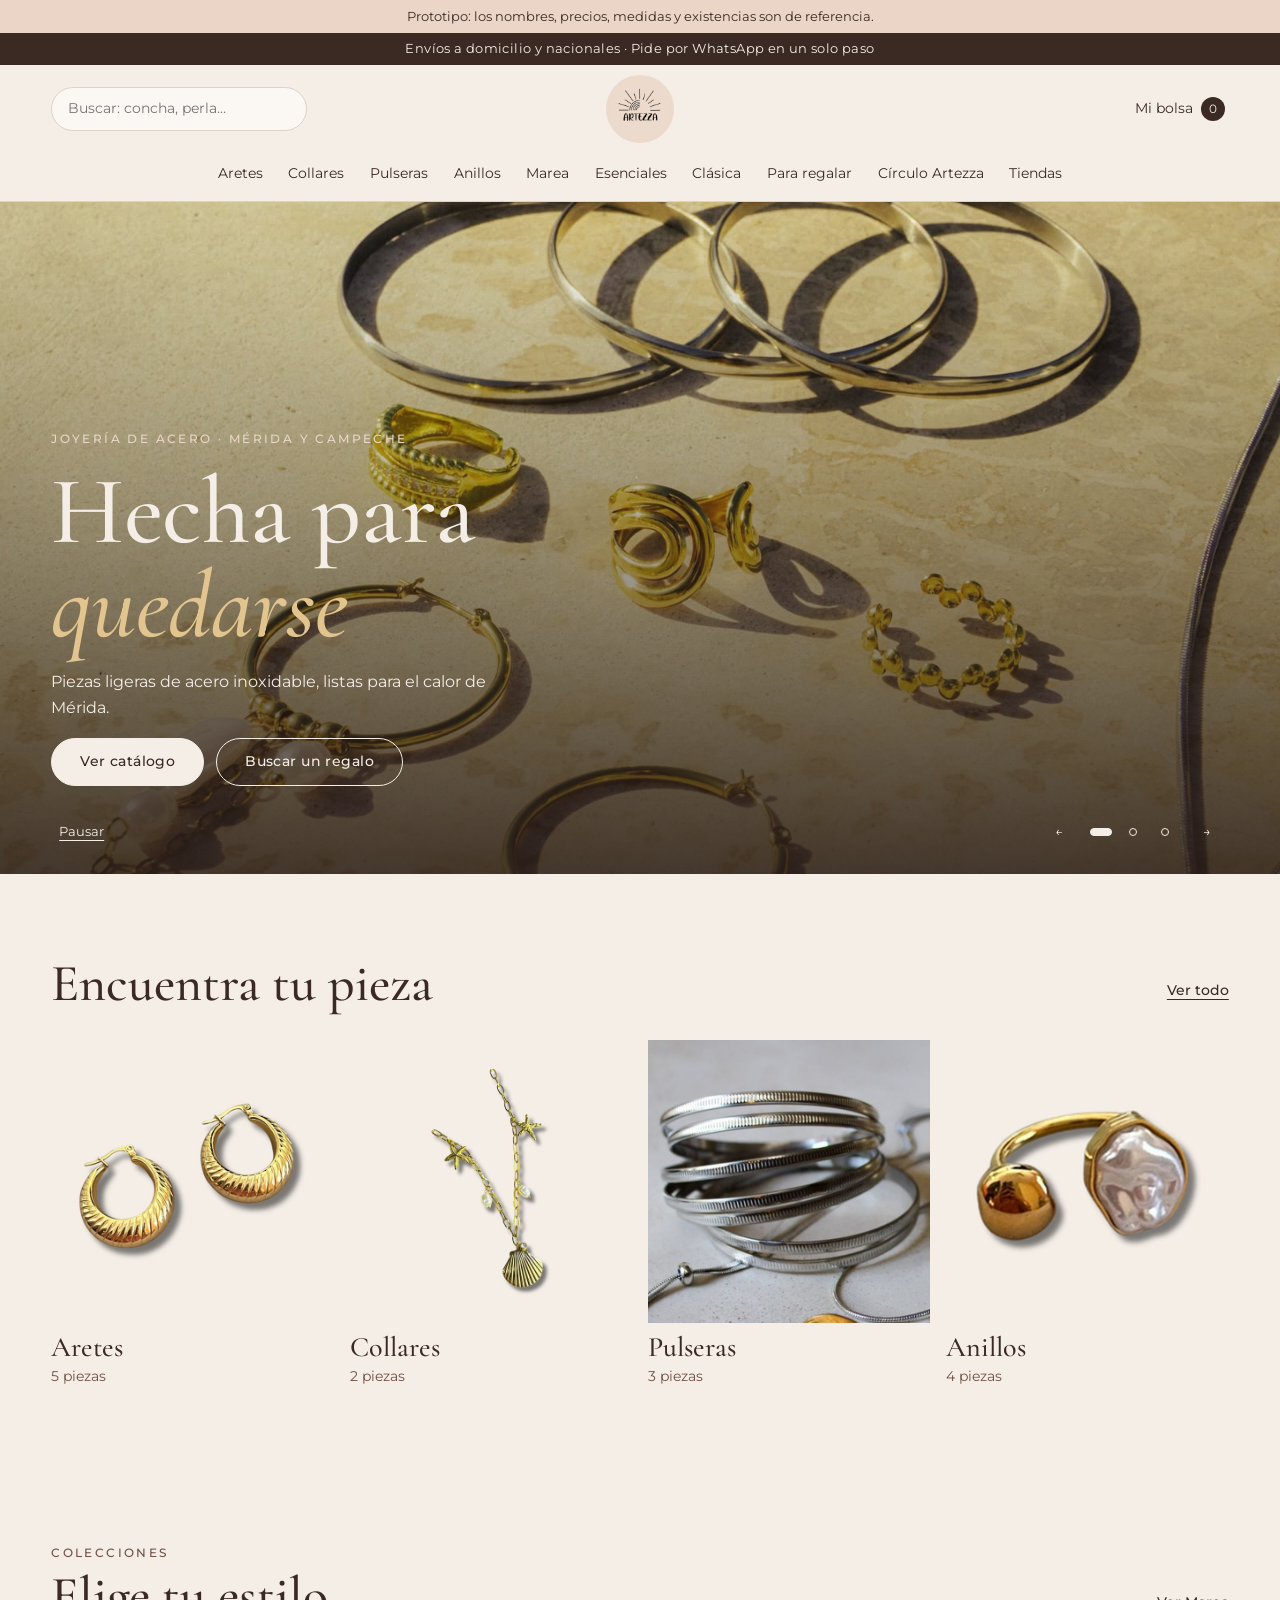
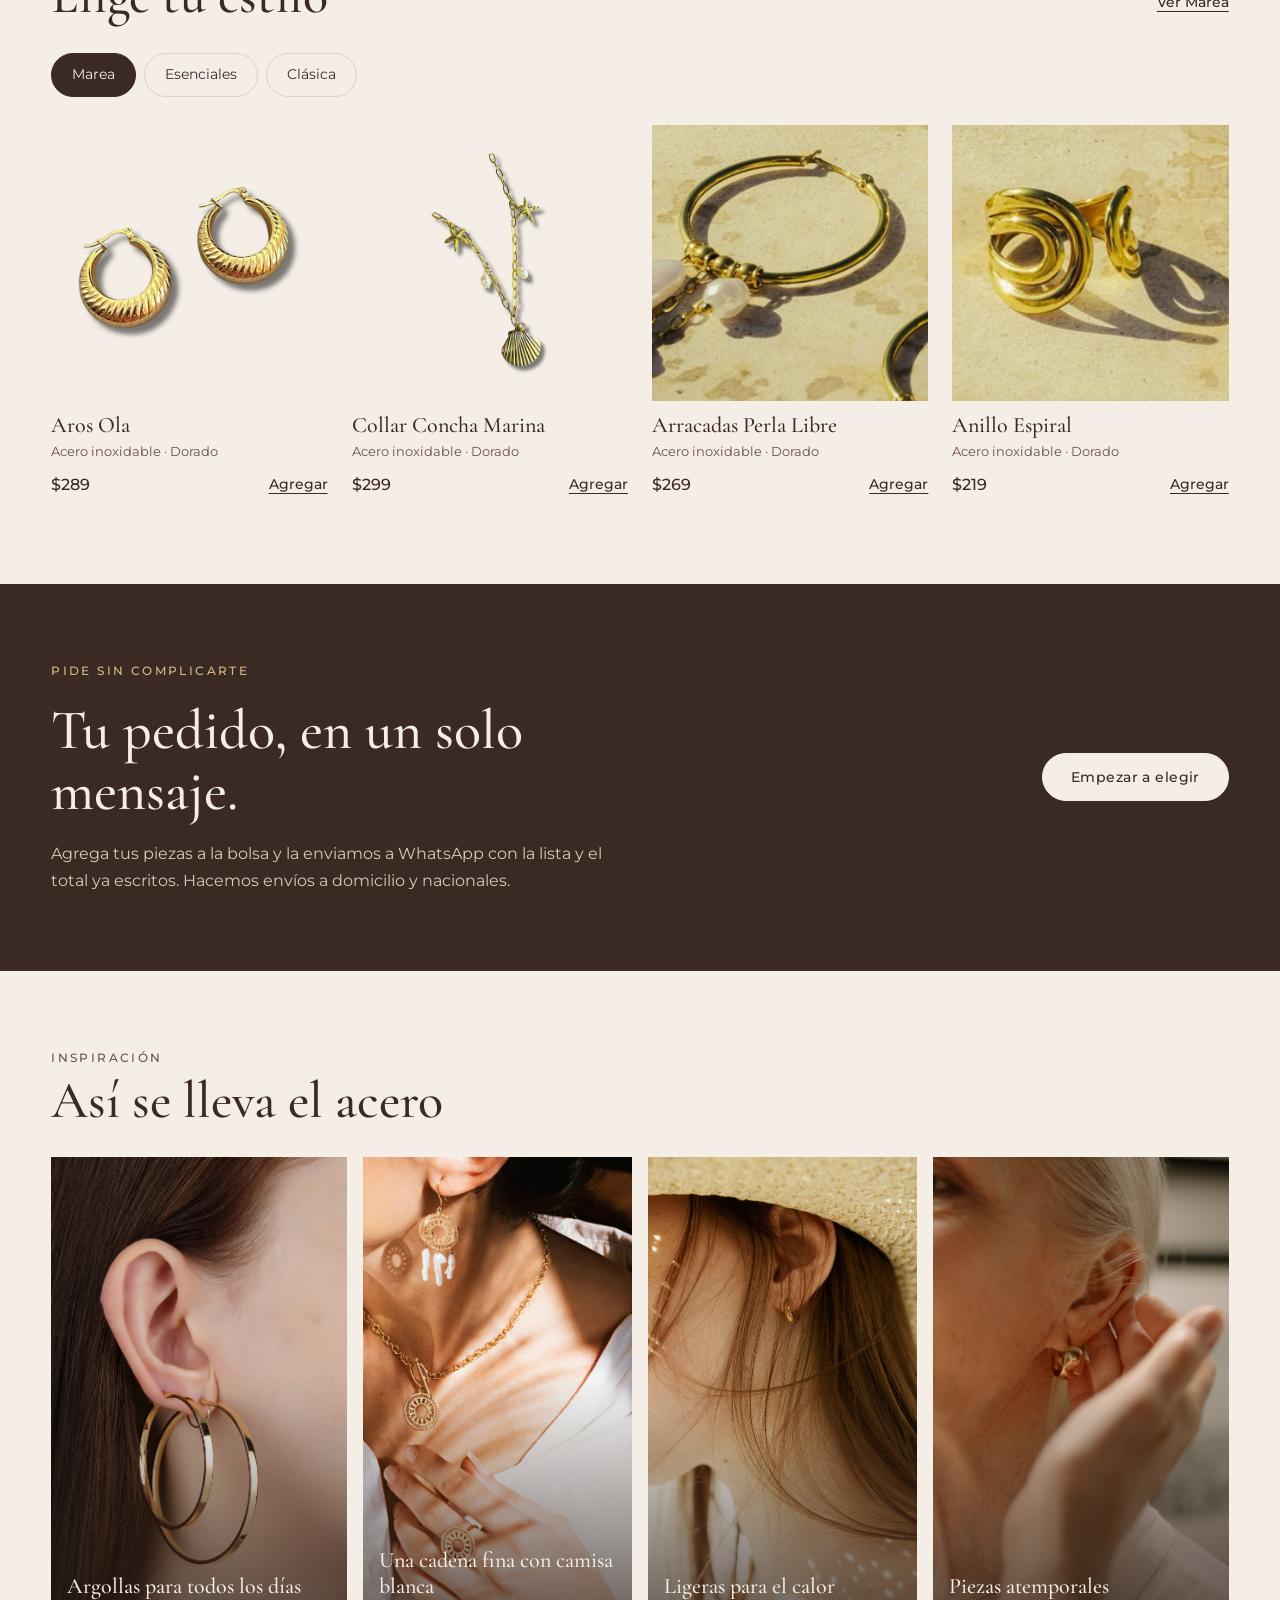
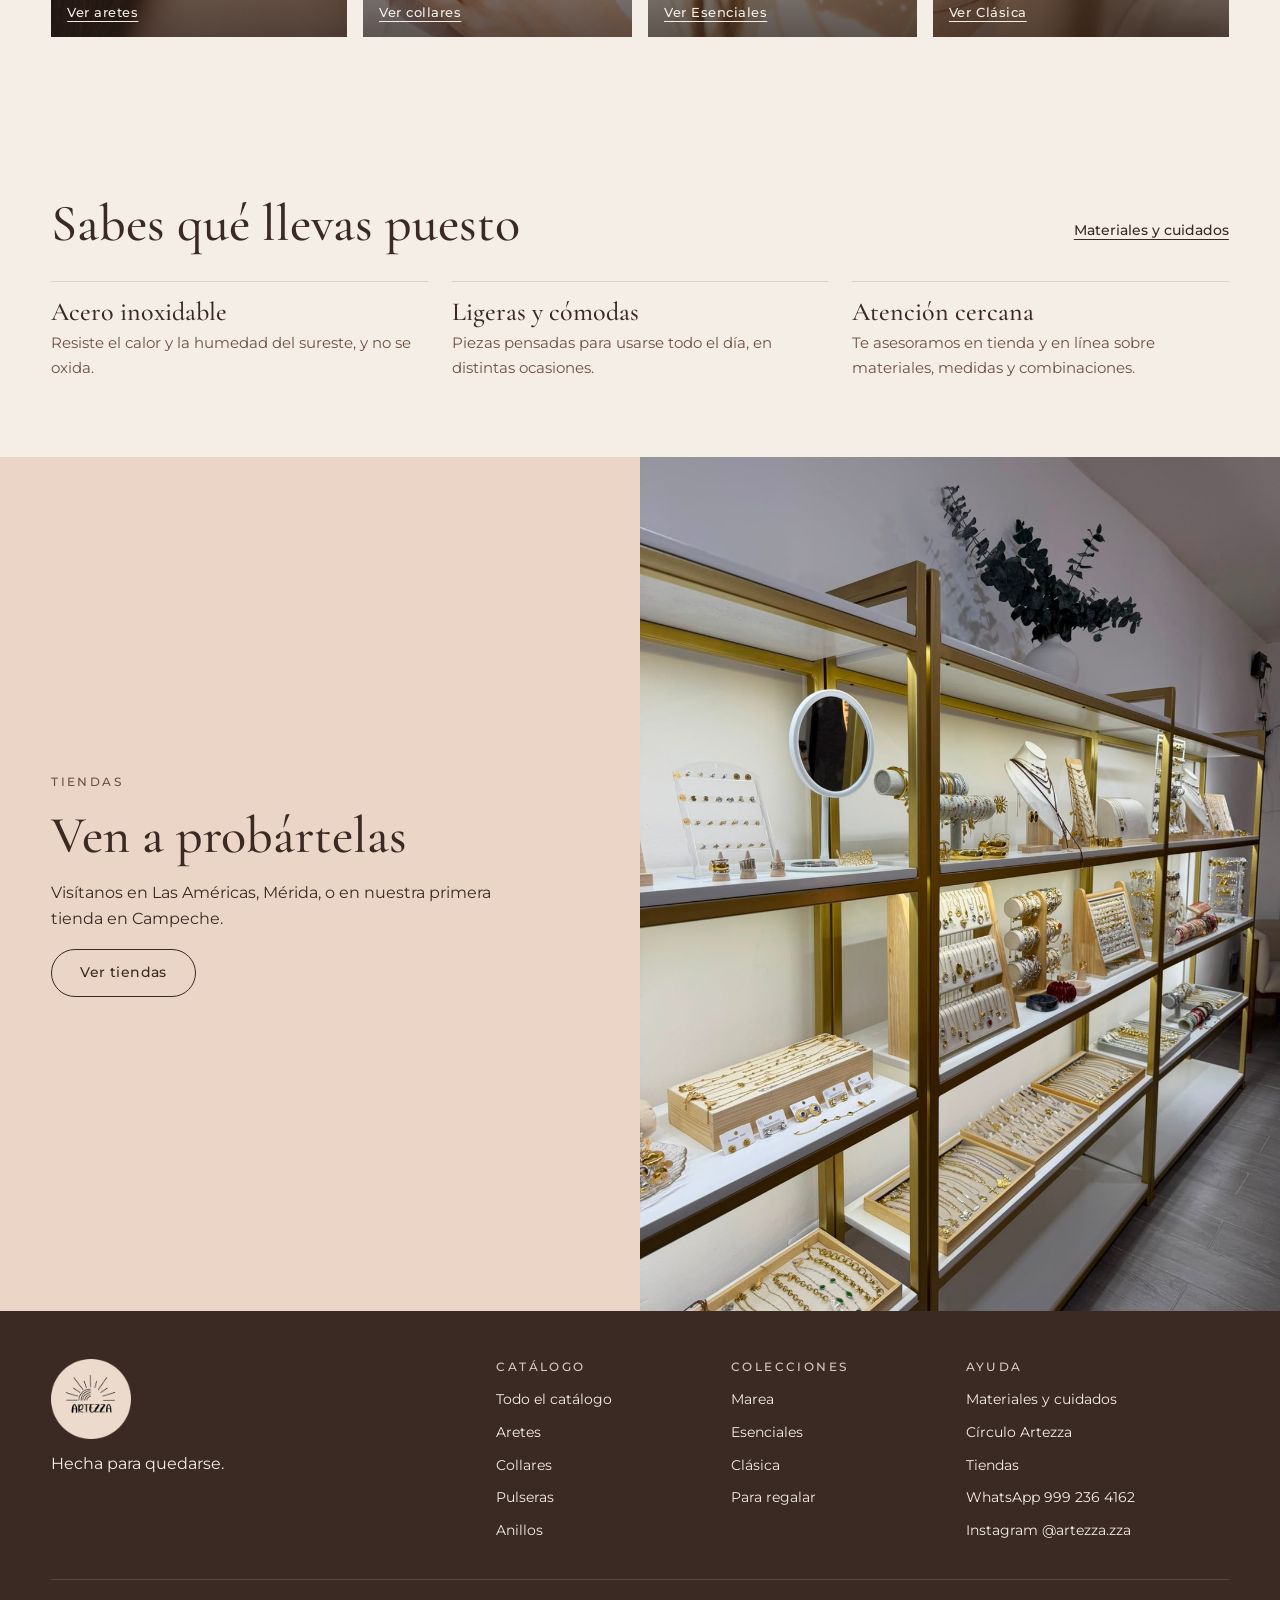
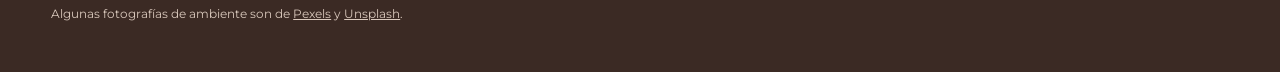
<file: index.html>
<!DOCTYPE html>
<html lang="es-MX">
<head>
  <meta charset="utf-8">
  <meta name="viewport" content="width=device-width, initial-scale=1">
  <title>Artezza | Joyería de acero inoxidable en Mérida y Campeche</title>
  <meta name="description" content="Catálogo digital de Artezza: aretes, collares, pulseras y anillos de acero inoxidable. Consulta precio, material y disponibilidad, y pide por WhatsApp.">
  <meta name="theme-color" content="#3b2a24">
  <link rel="icon" href="img/marca/logo-artezza.png" type="image/png">
  <link rel="preconnect" href="https://fonts.googleapis.com">
  <link rel="preconnect" href="https://fonts.gstatic.com" crossorigin>
  <link href="https://fonts.googleapis.com/css2?family=Cormorant+Garamond:ital,wght@0,500;0,600;1,500&family=Montserrat:wght@400;500;600&display=swap" rel="stylesheet">
  <link rel="stylesheet" href="css/styles.css">
</head>
<body data-pagina="inicio">
  <div id="cabecera"></div>

  <main id="contenido">
    <h1 class="solo-lector">Artezza, joyería de acero inoxidable en Mérida y Campeche</h1>

    <section class="carrusel" aria-roledescription="carrusel" aria-label="Destacados">
      <div class="carrusel-diapositivas" id="diapositivas" aria-live="off">
        <div class="diapositiva activa" role="group" aria-roledescription="diapositiva" aria-label="1 de 3">
          <img src="img/marca/hero.jpg" alt="Brazaletes, anillos y arracadas de Artezza al sol sobre piedra clara">
          <div class="diapositiva-texto">
            <p class="antetitulo">Joyería de acero · Mérida y Campeche</p>
            <h2>Hecha para <em>quedarse</em></h2>
            <p>Piezas ligeras de acero inoxidable, listas para el calor de Mérida.</p>
            <div class="diapositiva-acciones">
              <a class="btn btn-claro" href="catalogo.html">Ver catálogo</a>
              <a class="btn btn-contorno-claro" href="regalos.html">Buscar un regalo</a>
            </div>
          </div>
        </div>
        <div class="diapositiva" role="group" aria-roledescription="diapositiva" aria-label="2 de 3">
          <img src="img/ambiente/conchas-arena.jpg" alt="" loading="lazy">
          <div class="diapositiva-texto">
            <p class="antetitulo">Colección de temporada</p>
            <h2>Marea</h2>
            <p>Conchas, caracoles y formas inspiradas en el mar.</p>
            <div class="diapositiva-acciones">
              <a class="btn btn-claro" href="marea.html">Ver Marea</a>
            </div>
          </div>
        </div>
        <div class="diapositiva" role="group" aria-roledescription="diapositiva" aria-label="3 de 3">
          <img src="img/ambiente/regalo-argollas.jpg" alt="" loading="lazy">
          <div class="diapositiva-texto">
            <p class="antetitulo">Para regalar</p>
            <h2>Un regalo listo para entregar</h2>
            <p>Marca «Es para regalo» en tu bolsa y escribe el mensaje para la tarjeta.</p>
            <div class="diapositiva-acciones">
              <a class="btn btn-claro" href="regalos.html">Ver ideas de regalo</a>
            </div>
          </div>
        </div>
      </div>
      <div class="carrusel-controles">
        <button class="carrusel-boton" type="button" data-pausa>Pausar</button>
        <button class="carrusel-boton" type="button" data-paso="-1" aria-label="Diapositiva anterior">←</button>
        <div class="carrusel-puntos">
          <button type="button" data-ir="0" aria-label="Ir a la diapositiva 1"></button>
          <button type="button" data-ir="1" aria-label="Ir a la diapositiva 2"></button>
          <button type="button" data-ir="2" aria-label="Ir a la diapositiva 3"></button>
        </div>
        <button class="carrusel-boton" type="button" data-paso="1" aria-label="Diapositiva siguiente">→</button>
      </div>
    </section>

    <section class="seccion" aria-labelledby="tituloCategorias">
      <div class="seccion-encabezado">
        <h2 id="tituloCategorias">Encuentra tu pieza</h2>
        <a class="ver-todo" href="catalogo.html">Ver todo</a>
      </div>
      <ul class="categorias" id="categorias"></ul>
    </section>

    <section class="seccion" aria-labelledby="tituloColecciones">
      <div class="seccion-encabezado">
        <div>
          <p class="antetitulo">Colecciones</p>
          <h2 id="tituloColecciones">Elige tu estilo</h2>
        </div>
        <a class="ver-todo" id="enlaceColeccion" href="marea.html">Ver Marea</a>
      </div>
      <div class="pestanas" role="tablist" aria-label="Colecciones">
        <button class="pestana" type="button" role="tab" id="pestana-marea" data-coleccion="marea" aria-controls="panelColeccion">Marea</button>
        <button class="pestana" type="button" role="tab" id="pestana-esenciales" data-coleccion="esenciales" aria-controls="panelColeccion">Esenciales</button>
        <button class="pestana" type="button" role="tab" id="pestana-clasica" data-coleccion="clasica" aria-controls="panelColeccion">Clásica</button>
      </div>
      <div class="panel-coleccion" id="panelColeccion" role="tabpanel" aria-labelledby="pestana-marea">
        <ul class="rejilla" id="rielColeccion"></ul>
      </div>
    </section>

    <section class="franja" aria-labelledby="tituloFranja">
      <p class="antetitulo">Pide sin complicarte</p>
      <h2 id="tituloFranja">Tu pedido, en un solo mensaje.</h2>
      <p>Agrega tus piezas a la bolsa y la enviamos a WhatsApp con la lista y el total ya escritos. Hacemos envíos a domicilio y nacionales.</p>
      <a class="btn btn-claro" href="catalogo.html">Empezar a elegir</a>
    </section>

    <section class="seccion" aria-labelledby="tituloInspiracion">
      <div class="seccion-encabezado">
        <div>
          <p class="antetitulo">Inspiración</p>
          <h2 id="tituloInspiracion">Así se lleva el acero</h2>
        </div>
      </div>
      <ul class="looks">
        <li><a class="look look-alto" href="aretes.html"><img src="img/ambiente/aretes-argollas.jpg" alt="" loading="lazy"><span>Argollas para todos los días<strong>Ver aretes</strong></span></a></li>
        <li><a class="look" href="collares.html"><img src="img/ambiente/collar-camisa.jpg" alt="" loading="lazy"><span>Una cadena fina con camisa blanca<strong>Ver collares</strong></span></a></li>
        <li><a class="look" href="esenciales.html"><img src="img/ambiente/sombrero-verano.jpg" alt="" loading="lazy"><span>Ligeras para el calor<strong>Ver Esenciales</strong></span></a></li>
        <li><a class="look look-alto" href="clasica.html"><img src="img/ambiente/clasica-arete.jpg" alt="" loading="lazy"><span>Piezas atemporales<strong>Ver Clásica</strong></span></a></li>
      </ul>
    </section>

    <section class="seccion" aria-labelledby="tituloMateriales">
      <div class="seccion-encabezado">
        <h2 id="tituloMateriales">Sabes qué llevas puesto</h2>
        <a class="ver-todo" href="materiales.html">Materiales y cuidados</a>
      </div>
      <ul class="ventajas">
        <li>
          <h3>Acero inoxidable</h3>
          <p>Resiste el calor y la humedad del sureste, y no se oxida.</p>
        </li>
        <li>
          <h3>Ligeras y cómodas</h3>
          <p>Piezas pensadas para usarse todo el día, en distintas ocasiones.</p>
        </li>
        <li>
          <h3>Atención cercana</h3>
          <p>Te asesoramos en tienda y en línea sobre materiales, medidas y combinaciones.</p>
        </li>
      </ul>
    </section>

    <section class="visita" aria-labelledby="tituloVisita">
      <div class="visita-texto">
        <p class="antetitulo">Tiendas</p>
        <h2 id="tituloVisita">Ven a probártelas</h2>
        <p>Visítanos en Las Américas, Mérida, o en nuestra primera tienda en Campeche.</p>
        <a class="btn btn-secundario" href="tiendas.html">Ver tiendas</a>
      </div>
      <img src="img/marca/tienda-interior.jpg" alt="Interior de la tienda Artezza con repisas doradas llenas de joyería" loading="lazy">
    </section>
  </main>

  <div id="pie"></div>

  <script src="js/catalogo.js"></script>
  <script src="js/app.js"></script>
</body>
</html>
</file>
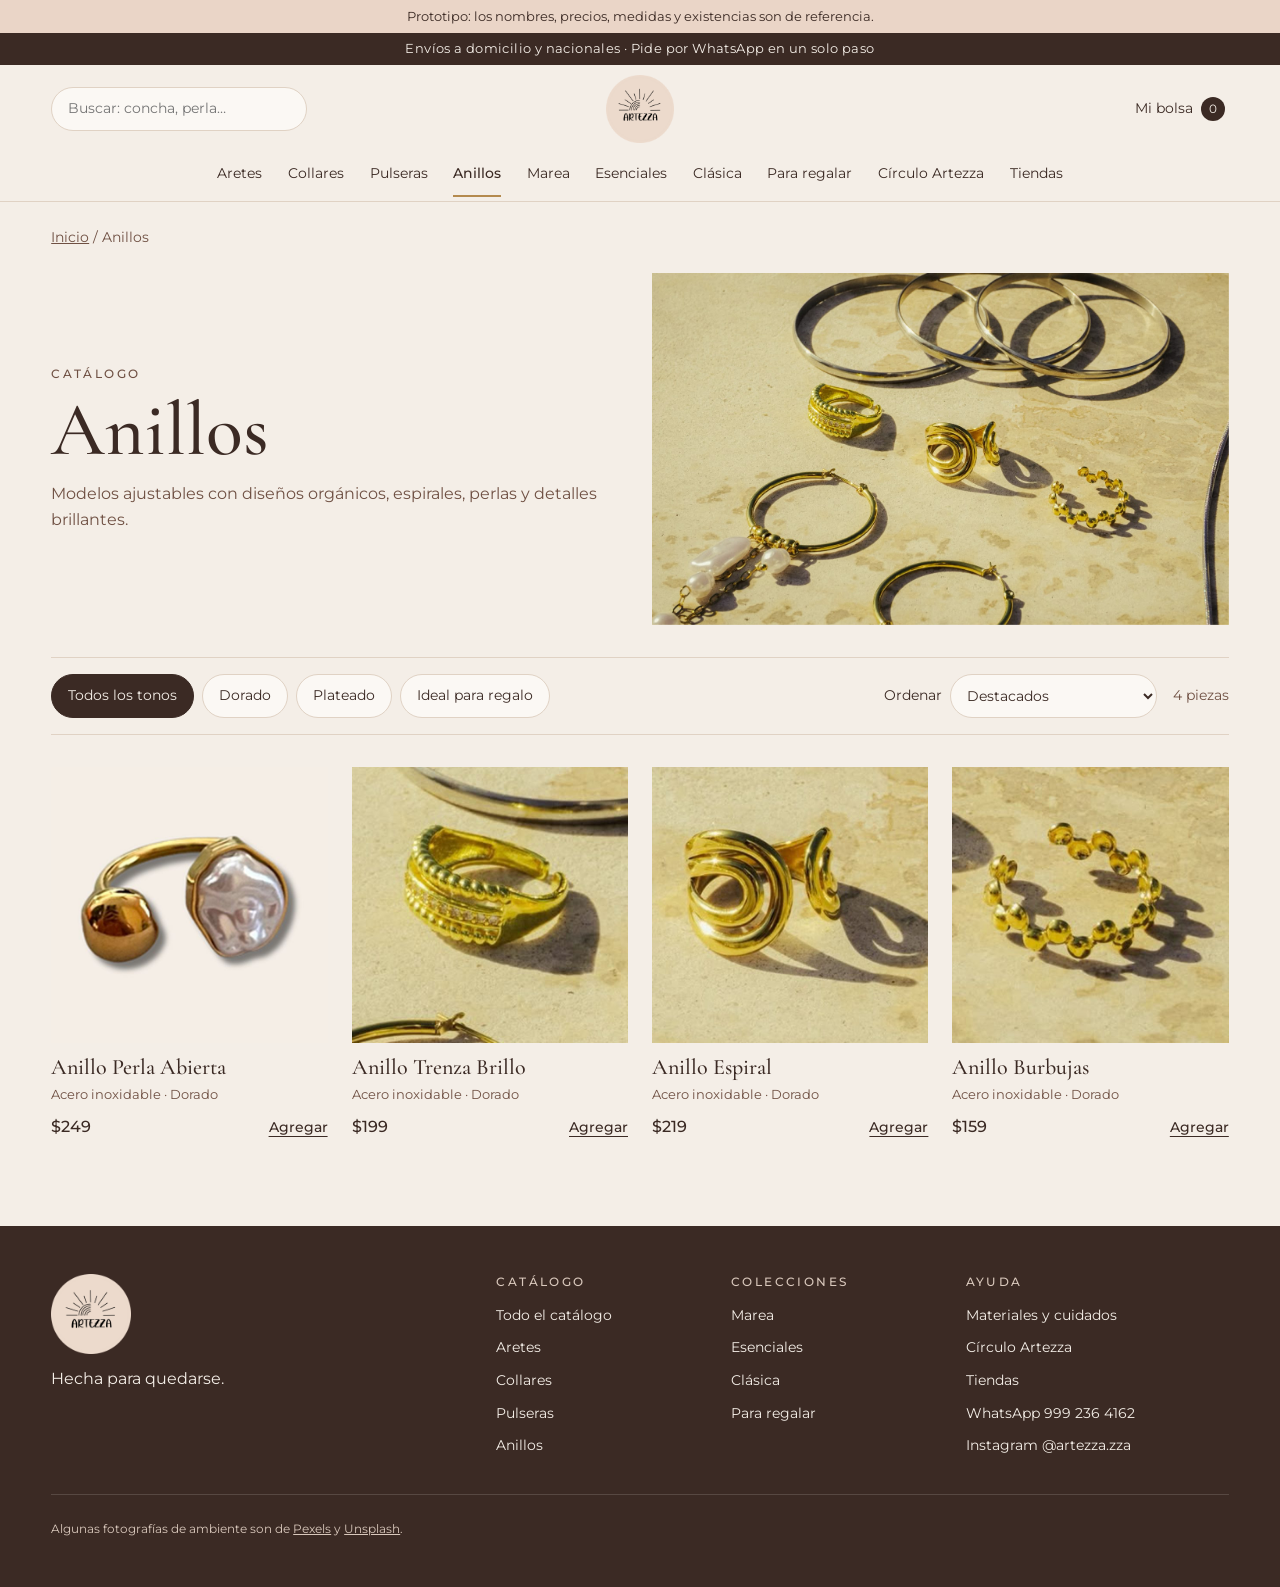
<file: anillos.html>
<!DOCTYPE html>
<html lang="es-MX">
<head>
  <meta charset="utf-8">
  <meta name="viewport" content="width=device-width, initial-scale=1">
  <title>Anillos | Artezza, joyería de acero</title>
  <meta name="description" content="Modelos ajustables con diseños orgánicos, espirales, perlas y detalles brillantes.">
  <meta name="theme-color" content="#3b2a24">
  <link rel="icon" href="img/marca/logo-artezza.png" type="image/png">
  <link rel="preconnect" href="https://fonts.googleapis.com">
  <link rel="preconnect" href="https://fonts.gstatic.com" crossorigin>
  <link href="https://fonts.googleapis.com/css2?family=Cormorant+Garamond:ital,wght@0,500;0,600;1,500&family=Montserrat:wght@400;500;600&display=swap" rel="stylesheet">
  <link rel="stylesheet" href="css/styles.css">
</head>
<body data-pagina="coleccion" data-seccion="anillos">
  <div id="cabecera"></div>

  <main id="contenido">
    <nav class="migas" aria-label="Ruta"><a href="index.html">Inicio</a> / <span aria-current="page">Anillos</span></nav>
    <header class="coleccion-cabecera">
      <div>
        <p class="antetitulo">Catálogo</p>
        <h1 id="tituloColeccion">Anillos</h1>
        <p>Modelos ajustables con diseños orgánicos, espirales, perlas y detalles brillantes.</p>
      </div>
      <div class="coleccion-imagen"><img src="img/marca/hero.jpg" alt=""></div>
    </header>
    <section class="coleccion" aria-labelledby="tituloColeccion">
      <div class="barra-filtros">
        <div class="filtros" id="filtros"></div>
        <div class="barra-orden">
          <label>Ordenar
            <select id="orden">
              <option value="destacados">Destacados</option>
              <option value="menor">Precio: menor a mayor</option>
              <option value="mayor">Precio: mayor a menor</option>
            </select>
          </label>
          <p class="resultados" id="resultados" aria-live="polite"></p>
        </div>
      </div>
      <ul class="rejilla" id="rejilla"></ul>
      <div class="vacio" id="vacio" hidden>
        <p>No encontramos piezas con esos filtros.</p>
        <button class="btn btn-secundario" id="limpiar" type="button">Limpiar filtros</button>
      </div>
    </section>
  </main>

  <div id="pie"></div>

  <script src="js/catalogo.js"></script>
  <script src="js/app.js"></script>
</body>
</html>
</file>
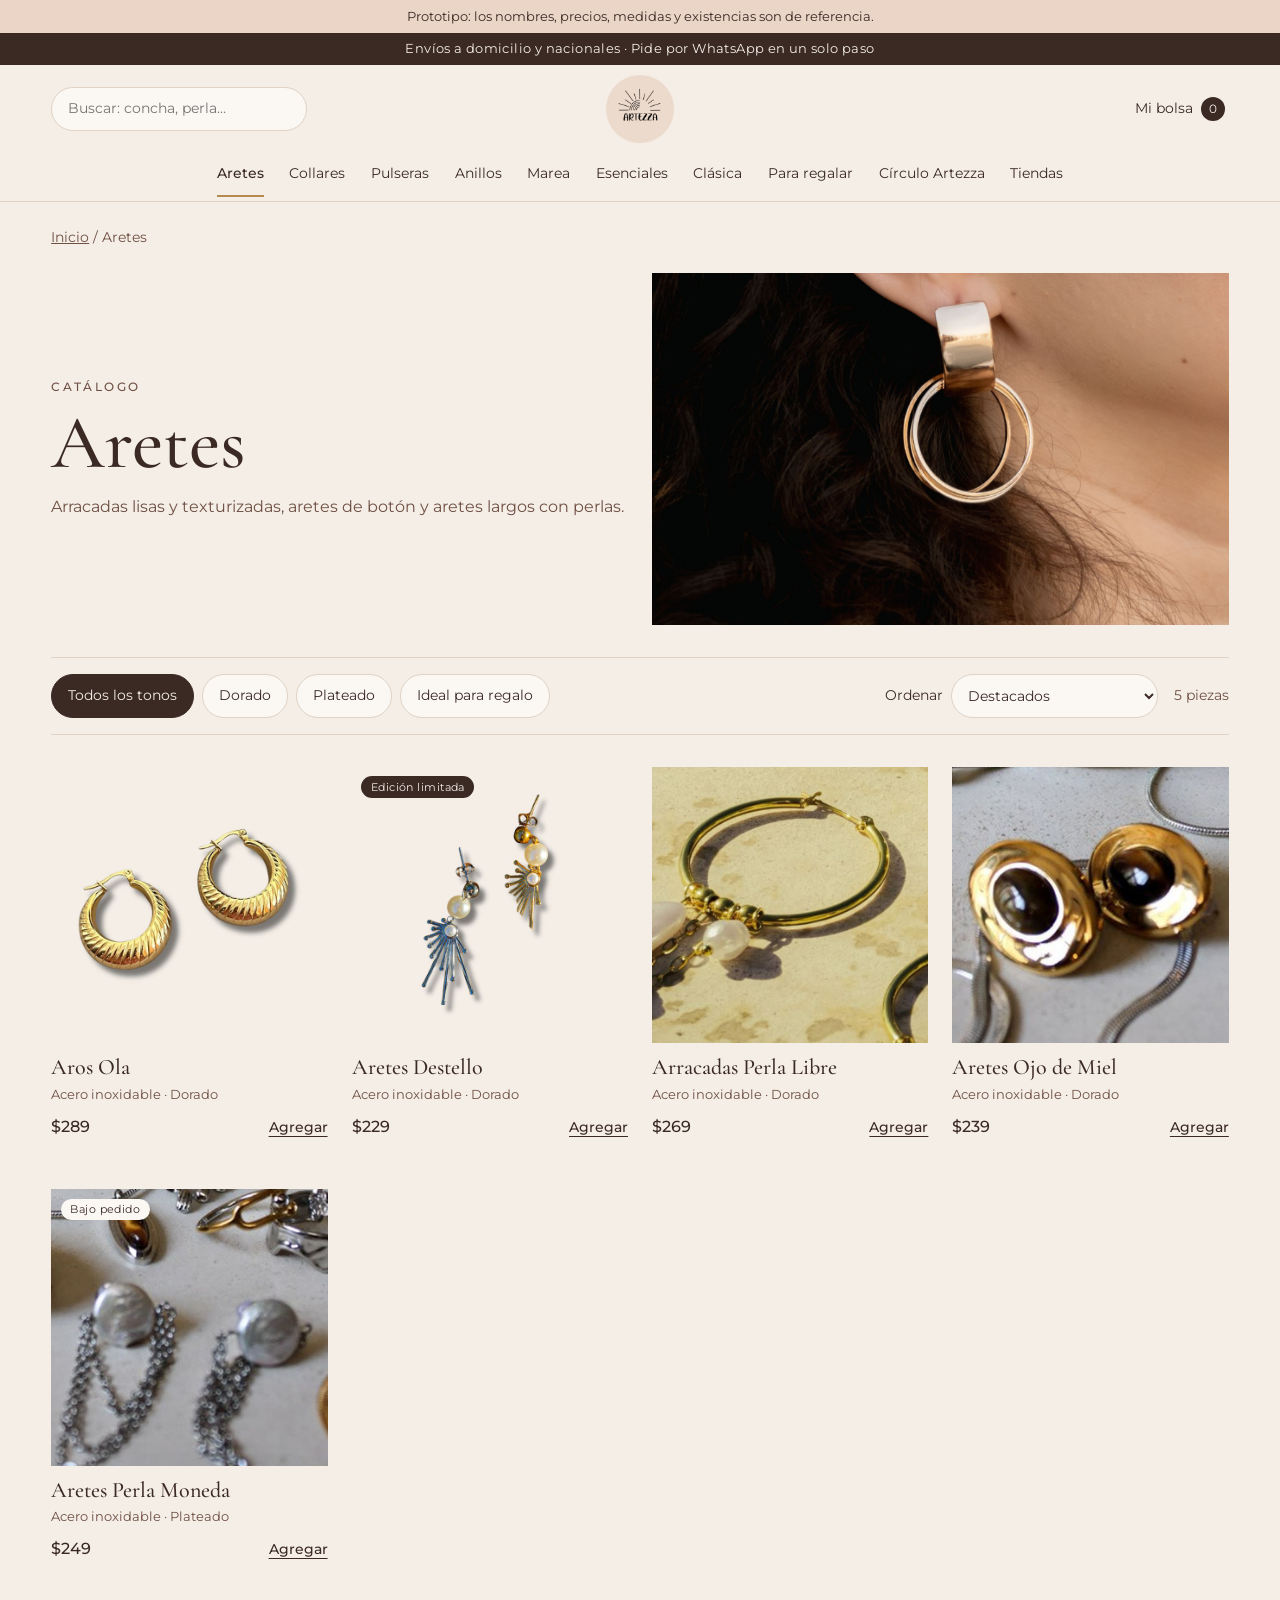
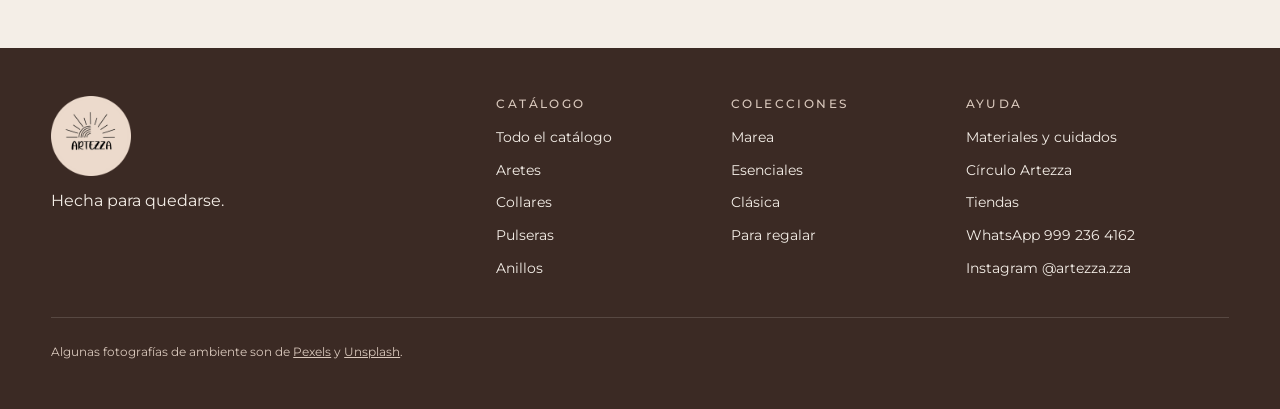
<file: aretes.html>
<!DOCTYPE html>
<html lang="es-MX">
<head>
  <meta charset="utf-8">
  <meta name="viewport" content="width=device-width, initial-scale=1">
  <title>Aretes | Artezza, joyería de acero</title>
  <meta name="description" content="Arracadas lisas y texturizadas, aretes de botón y aretes largos con perlas.">
  <meta name="theme-color" content="#3b2a24">
  <link rel="icon" href="img/marca/logo-artezza.png" type="image/png">
  <link rel="preconnect" href="https://fonts.googleapis.com">
  <link rel="preconnect" href="https://fonts.gstatic.com" crossorigin>
  <link href="https://fonts.googleapis.com/css2?family=Cormorant+Garamond:ital,wght@0,500;0,600;1,500&family=Montserrat:wght@400;500;600&display=swap" rel="stylesheet">
  <link rel="stylesheet" href="css/styles.css">
</head>
<body data-pagina="coleccion" data-seccion="aretes">
  <div id="cabecera"></div>

  <main id="contenido">
    <nav class="migas" aria-label="Ruta"><a href="index.html">Inicio</a> / <span aria-current="page">Aretes</span></nav>
    <header class="coleccion-cabecera">
      <div>
        <p class="antetitulo">Catálogo</p>
        <h1 id="tituloColeccion">Aretes</h1>
        <p>Arracadas lisas y texturizadas, aretes de botón y aretes largos con perlas.</p>
      </div>
      <div class="coleccion-imagen"><img src="img/ambiente/aretes-oreja.jpg" alt=""></div>
    </header>
    <section class="coleccion" aria-labelledby="tituloColeccion">
      <div class="barra-filtros">
        <div class="filtros" id="filtros"></div>
        <div class="barra-orden">
          <label>Ordenar
            <select id="orden">
              <option value="destacados">Destacados</option>
              <option value="menor">Precio: menor a mayor</option>
              <option value="mayor">Precio: mayor a menor</option>
            </select>
          </label>
          <p class="resultados" id="resultados" aria-live="polite"></p>
        </div>
      </div>
      <ul class="rejilla" id="rejilla"></ul>
      <div class="vacio" id="vacio" hidden>
        <p>No encontramos piezas con esos filtros.</p>
        <button class="btn btn-secundario" id="limpiar" type="button">Limpiar filtros</button>
      </div>
    </section>
  </main>

  <div id="pie"></div>

  <script src="js/catalogo.js"></script>
  <script src="js/app.js"></script>
</body>
</html>
</file>
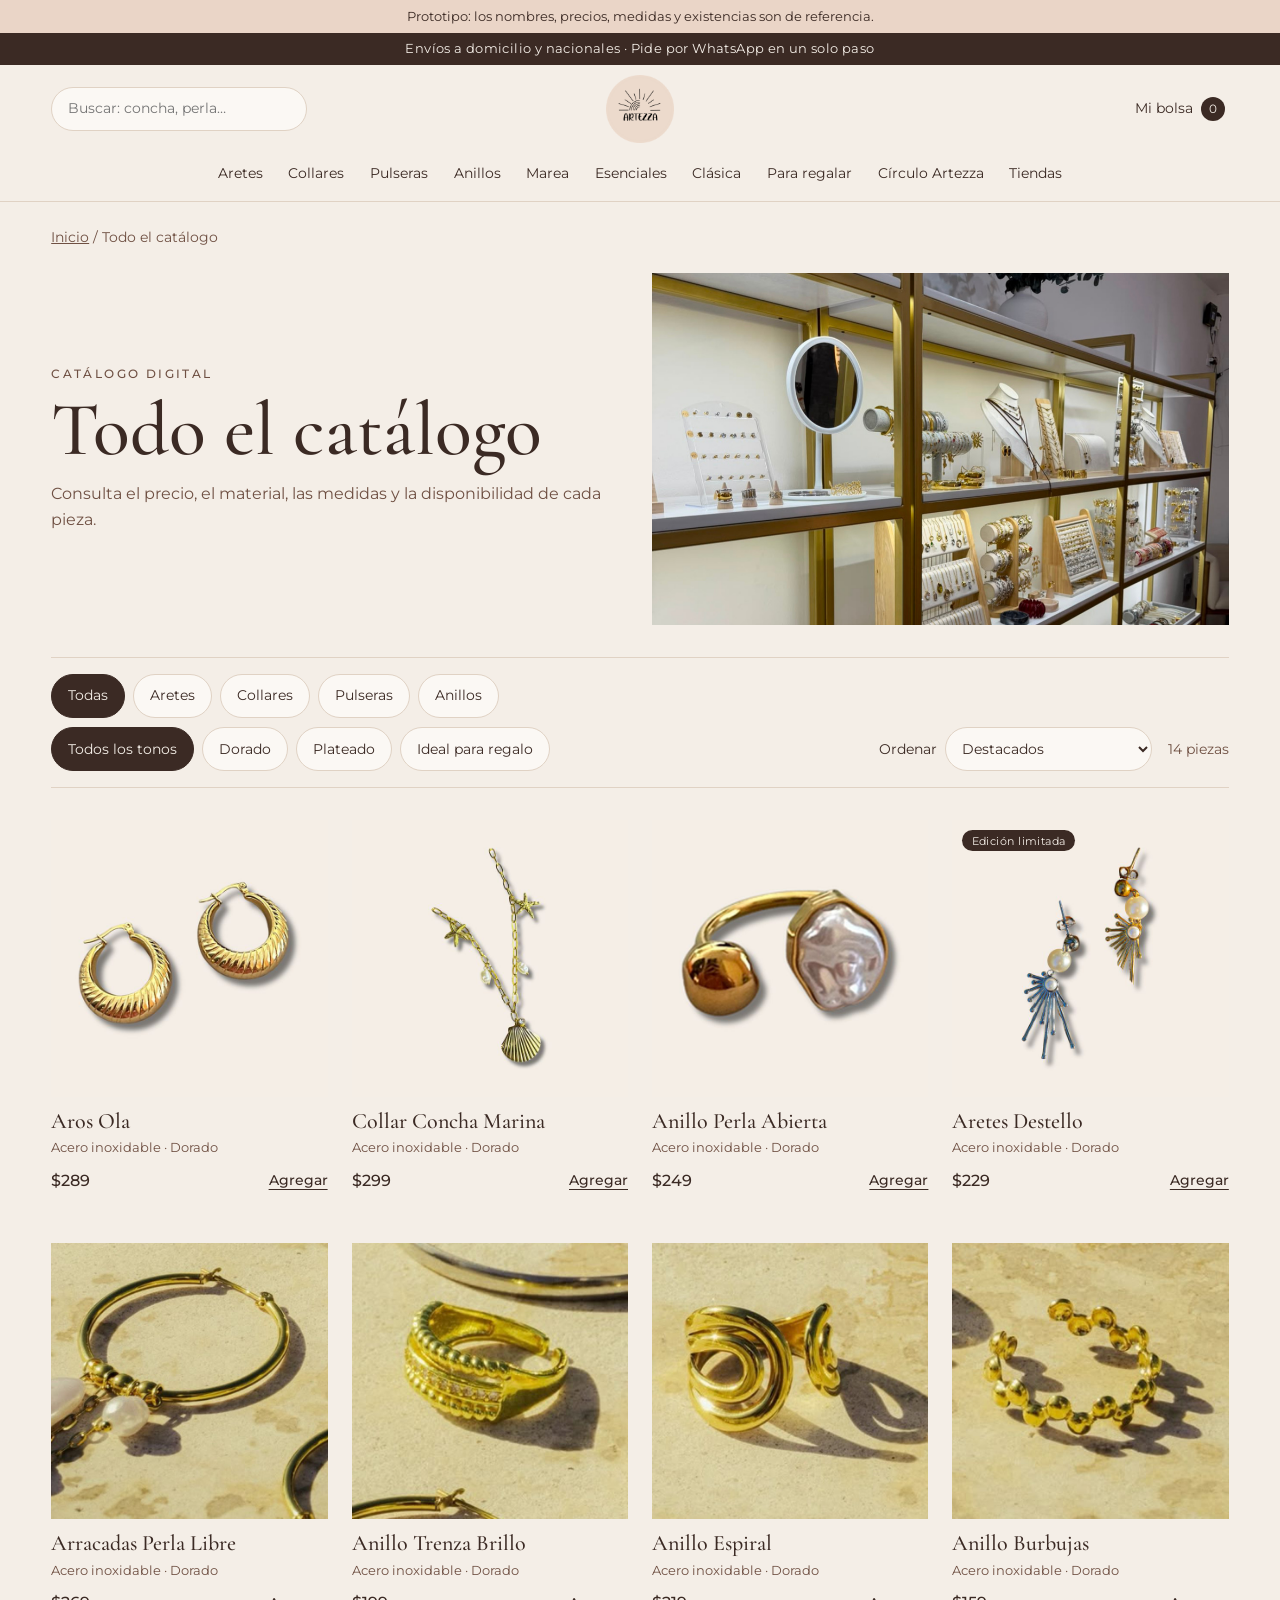
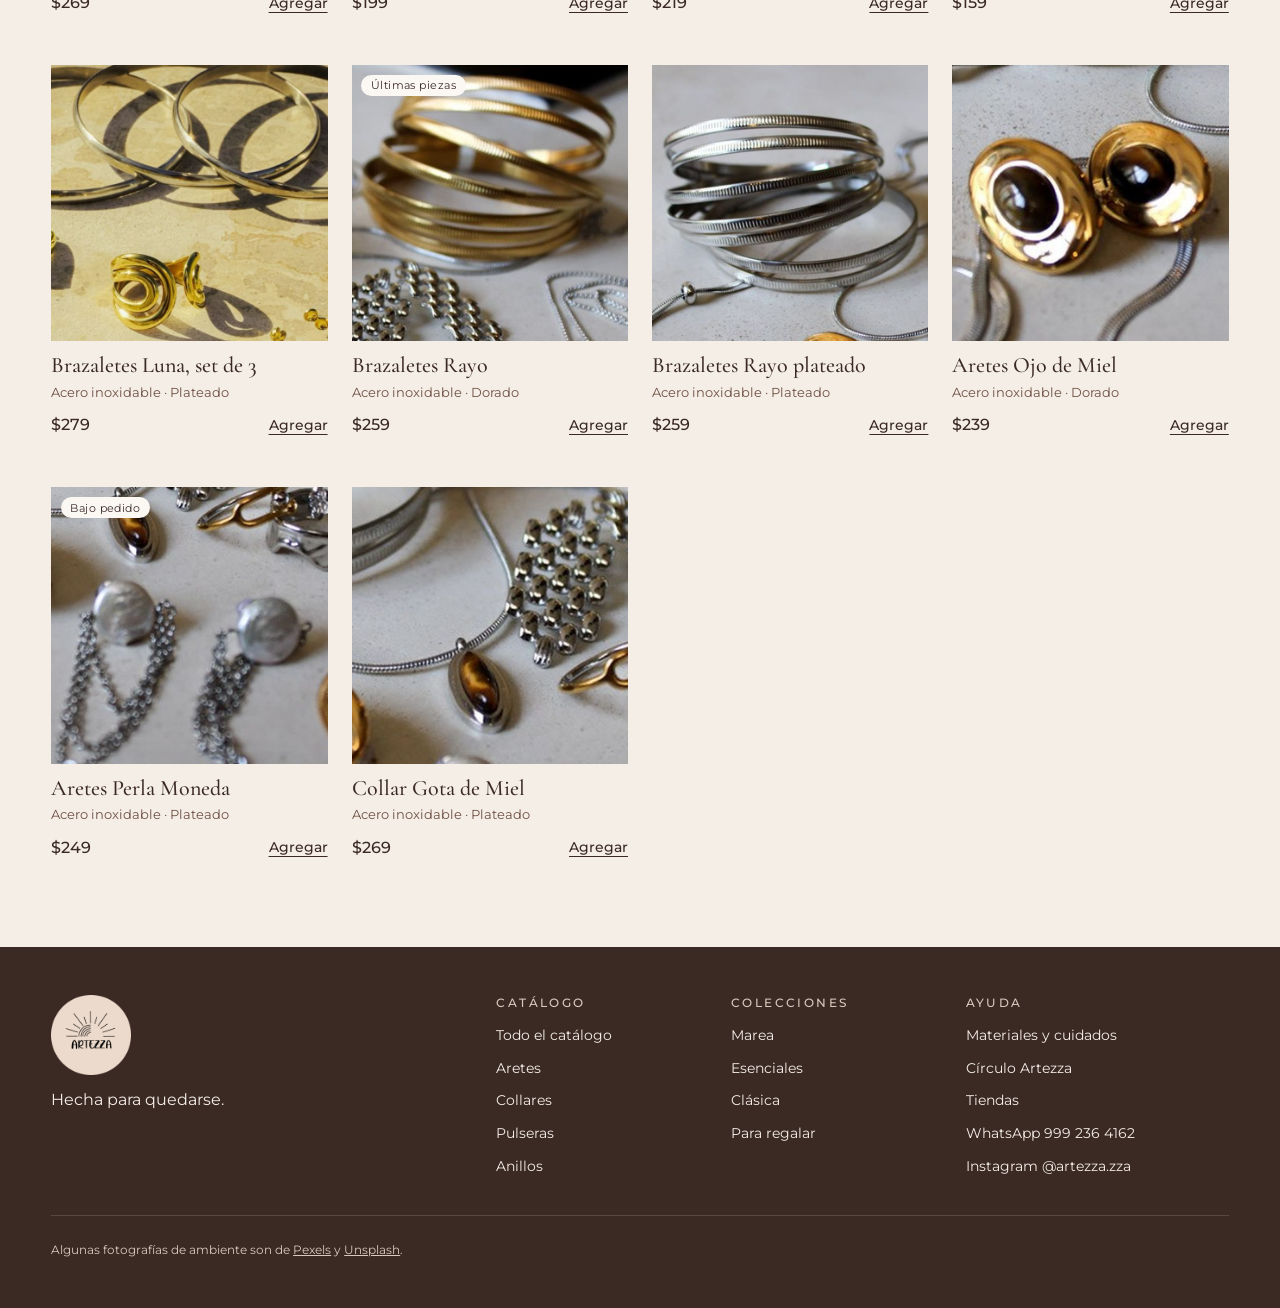
<file: catalogo.html>
<!DOCTYPE html>
<html lang="es-MX">
<head>
  <meta charset="utf-8">
  <meta name="viewport" content="width=device-width, initial-scale=1">
  <title>Todo el catálogo | Artezza, joyería de acero</title>
  <meta name="description" content="Consulta el precio, el material, las medidas y la disponibilidad de cada pieza.">
  <meta name="theme-color" content="#3b2a24">
  <link rel="icon" href="img/marca/logo-artezza.png" type="image/png">
  <link rel="preconnect" href="https://fonts.googleapis.com">
  <link rel="preconnect" href="https://fonts.gstatic.com" crossorigin>
  <link href="https://fonts.googleapis.com/css2?family=Cormorant+Garamond:ital,wght@0,500;0,600;1,500&family=Montserrat:wght@400;500;600&display=swap" rel="stylesheet">
  <link rel="stylesheet" href="css/styles.css">
</head>
<body data-pagina="coleccion" data-seccion="todo">
  <div id="cabecera"></div>

  <main id="contenido">
    <nav class="migas" aria-label="Ruta"><a href="index.html">Inicio</a> / <span aria-current="page">Todo el catálogo</span></nav>
    <header class="coleccion-cabecera">
      <div>
        <p class="antetitulo">Catálogo digital</p>
        <h1 id="tituloColeccion">Todo el catálogo</h1>
        <p>Consulta el precio, el material, las medidas y la disponibilidad de cada pieza.</p>
      </div>
      <div class="coleccion-imagen"><img src="img/marca/tienda-interior.jpg" alt=""></div>
    </header>
    <section class="coleccion" aria-labelledby="tituloColeccion">
      <div class="barra-filtros">
        <div class="filtros" id="filtros"></div>
        <div class="barra-orden">
          <label>Ordenar
            <select id="orden">
              <option value="destacados">Destacados</option>
              <option value="menor">Precio: menor a mayor</option>
              <option value="mayor">Precio: mayor a menor</option>
            </select>
          </label>
          <p class="resultados" id="resultados" aria-live="polite"></p>
        </div>
      </div>
      <ul class="rejilla" id="rejilla"></ul>
      <div class="vacio" id="vacio" hidden>
        <p>No encontramos piezas con esos filtros.</p>
        <button class="btn btn-secundario" id="limpiar" type="button">Limpiar filtros</button>
      </div>
    </section>
  </main>

  <div id="pie"></div>

  <script src="js/catalogo.js"></script>
  <script src="js/app.js"></script>
</body>
</html>
</file>
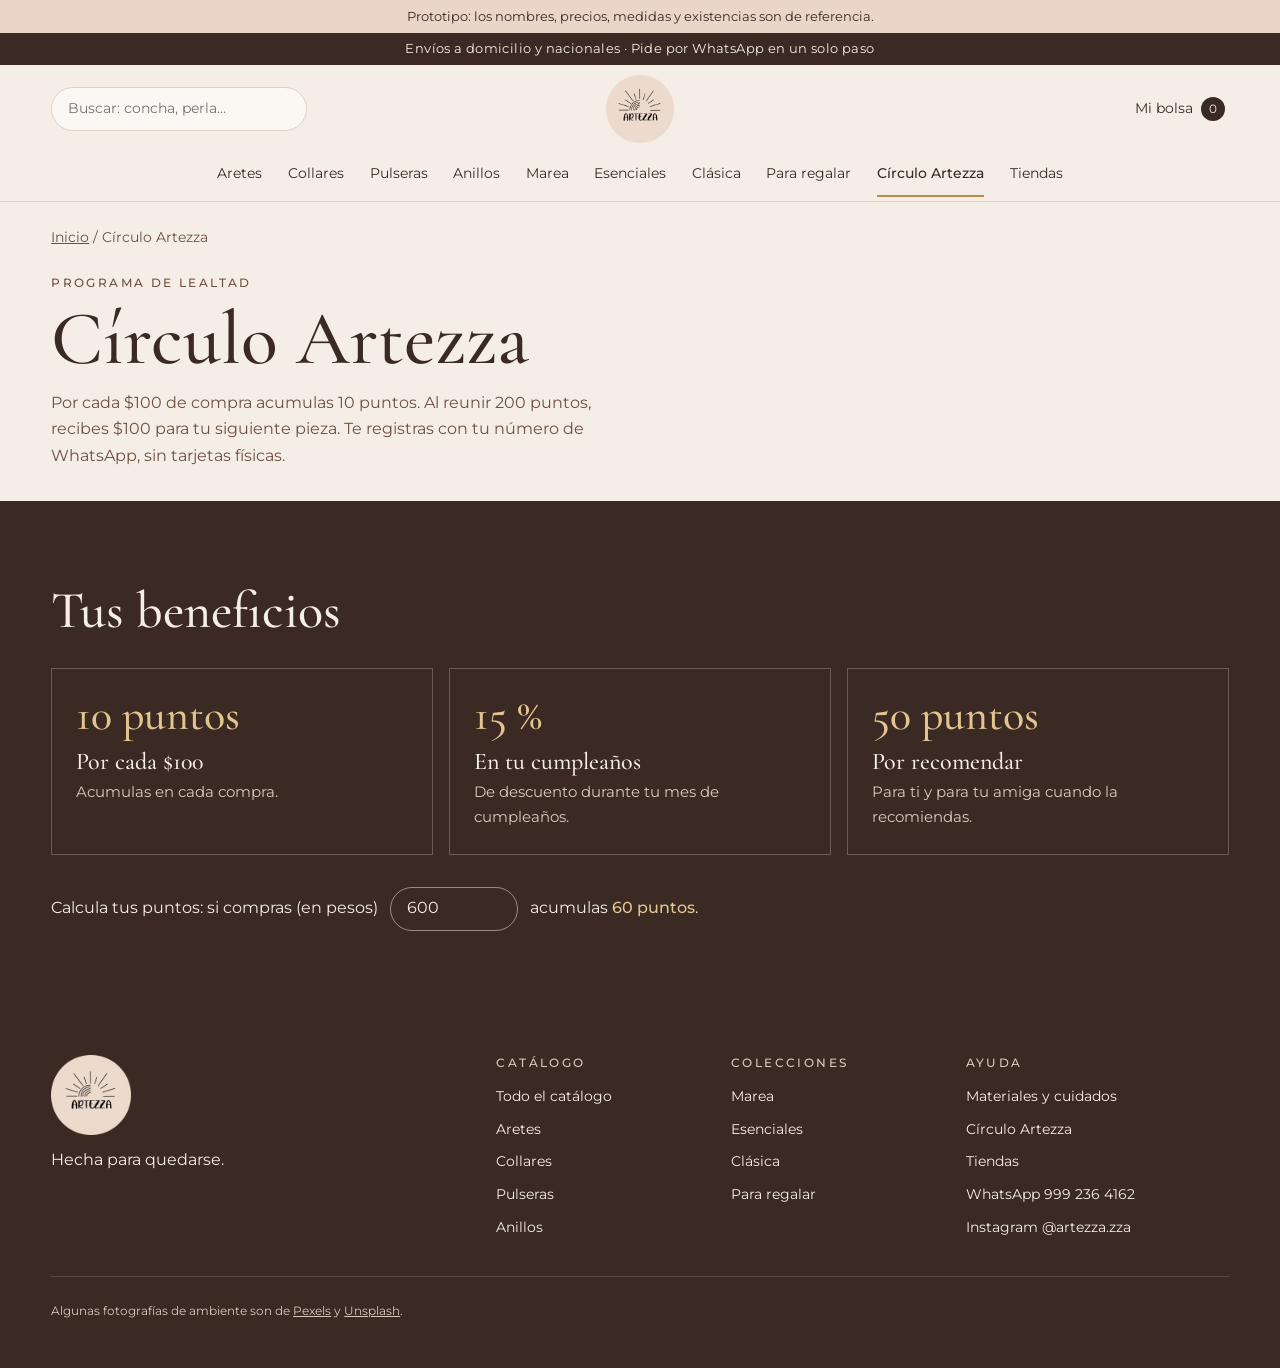
<file: circulo.html>
<!DOCTYPE html>
<html lang="es-MX">
<head>
  <meta charset="utf-8">
  <meta name="viewport" content="width=device-width, initial-scale=1">
  <title>Círculo Artezza | Programa de lealtad</title>
  <meta name="description" content="Acumula puntos con cada compra en Artezza y recibe beneficios para tu siguiente pieza.">
  <meta name="theme-color" content="#3b2a24">
  <link rel="icon" href="img/marca/logo-artezza.png" type="image/png">
  <link rel="preconnect" href="https://fonts.googleapis.com">
  <link rel="preconnect" href="https://fonts.gstatic.com" crossorigin>
  <link href="https://fonts.googleapis.com/css2?family=Cormorant+Garamond:ital,wght@0,500;0,600;1,500&family=Montserrat:wght@400;500;600&display=swap" rel="stylesheet">
  <link rel="stylesheet" href="css/styles.css">
</head>
<body data-pagina="circulo" data-seccion="circulo">
  <div id="cabecera"></div>

  <main id="contenido">
    <nav class="migas" aria-label="Ruta"><a href="index.html">Inicio</a> / <span aria-current="page">Círculo Artezza</span></nav>
    <header class="coleccion-cabecera">
      <div>
        <p class="antetitulo">Programa de lealtad</p>
        <h1>Círculo Artezza</h1>
        <p>Por cada $100 de compra acumulas 10 puntos. Al reunir 200 puntos, recibes $100 para tu siguiente pieza. Te registras con tu número de WhatsApp, sin tarjetas físicas.</p>
      </div>
    </header>

    <section class="seccion circulo-oscuro" aria-labelledby="tituloBeneficios">
      <div class="seccion-encabezado"><h2 id="tituloBeneficios">Tus beneficios</h2></div>
      <ul class="beneficios">
        <li class="beneficio">
          <strong>10 puntos</strong>
          <h3>Por cada $100</h3>
          <p>Acumulas en cada compra.</p>
        </li>
        <li class="beneficio">
          <strong>15 %</strong>
          <h3>En tu cumpleaños</h3>
          <p>De descuento durante tu mes de cumpleaños.</p>
        </li>
        <li class="beneficio">
          <strong>50 puntos</strong>
          <h3>Por recomendar</h3>
          <p>Para ti y para tu amiga cuando la recomiendas.</p>
        </li>
      </ul>
      <div class="calculadora">
        <label for="montoCompra">Calcula tus puntos: si compras (en pesos)</label>
        <input id="montoCompra" type="number" min="0" step="50" value="600">
        <span>acumulas <output for="montoCompra" id="puntosCalculados">60 puntos</output>.</span>
      </div>
    </section>
  </main>

  <div id="pie"></div>

  <script src="js/catalogo.js"></script>
  <script src="js/app.js"></script>
</body>
</html>
</file>
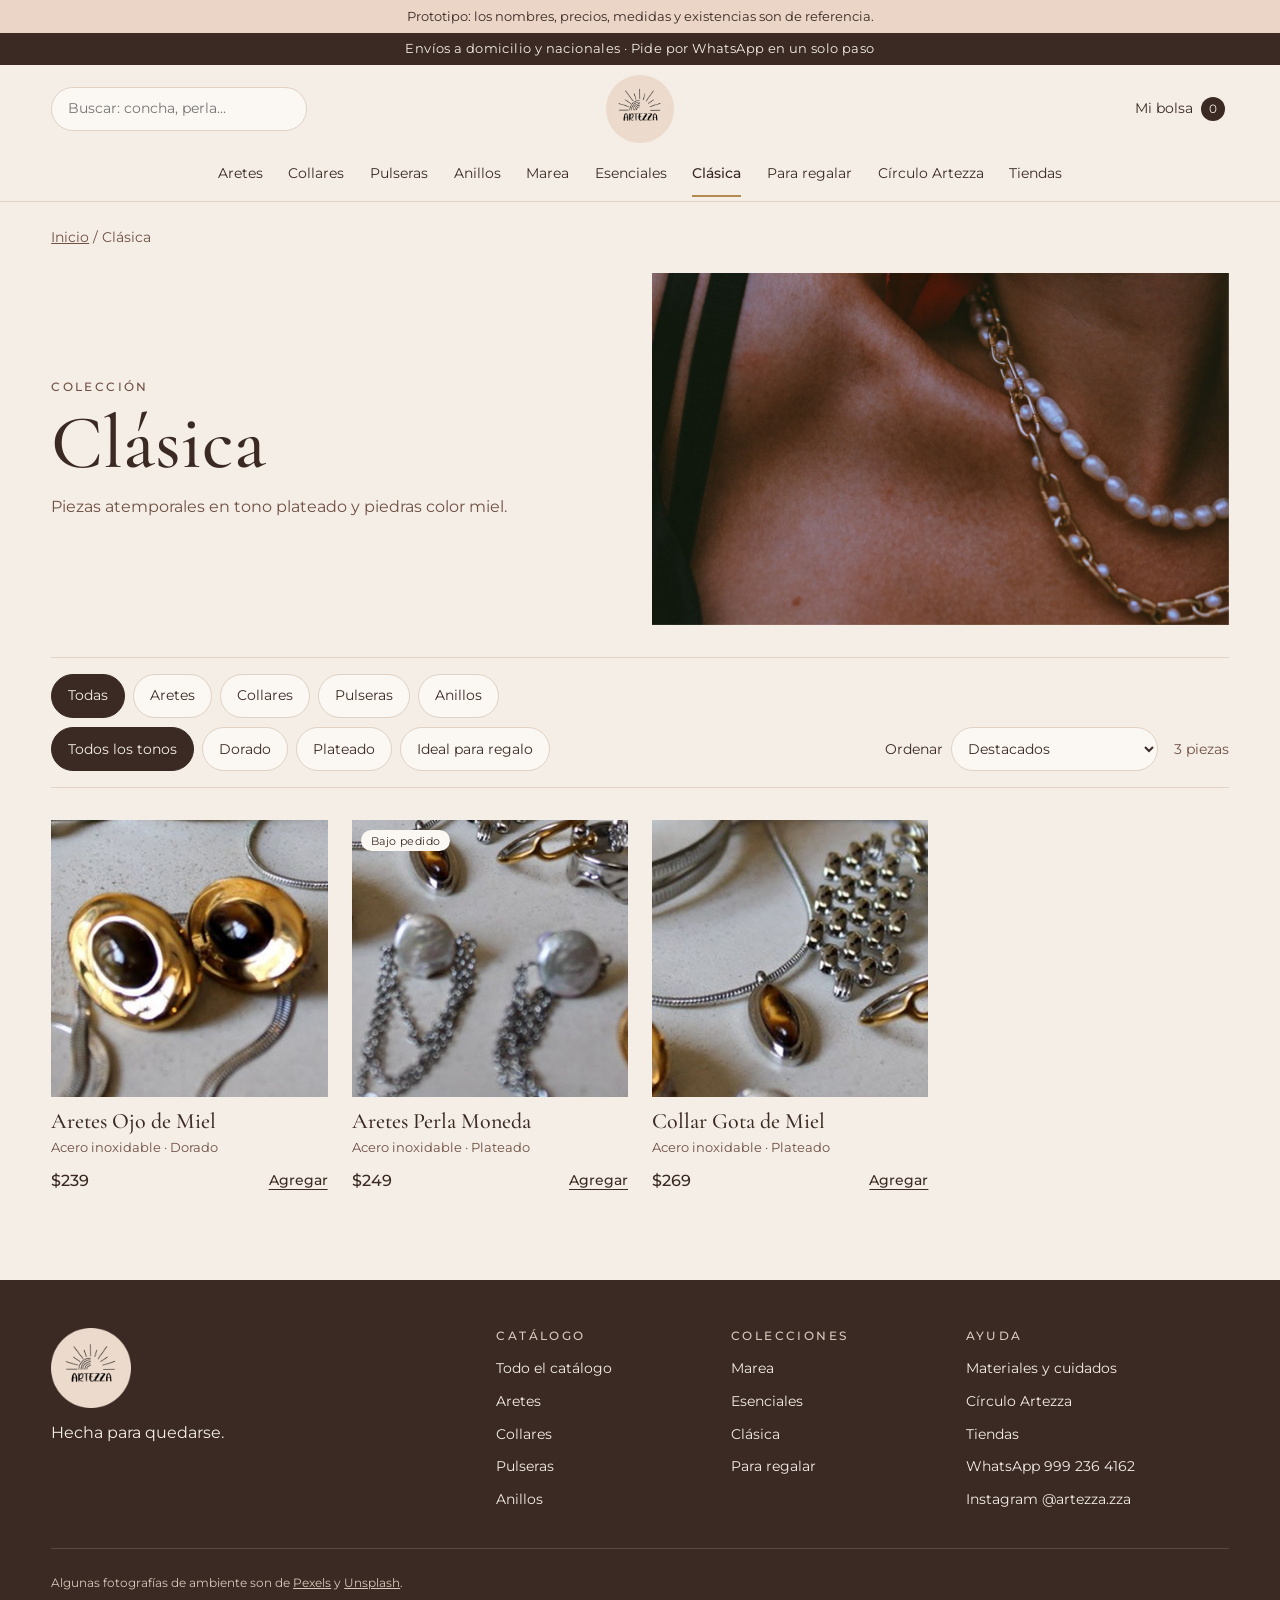
<file: clasica.html>
<!DOCTYPE html>
<html lang="es-MX">
<head>
  <meta charset="utf-8">
  <meta name="viewport" content="width=device-width, initial-scale=1">
  <title>Clásica | Artezza, joyería de acero</title>
  <meta name="description" content="Piezas atemporales en tono plateado y piedras color miel.">
  <meta name="theme-color" content="#3b2a24">
  <link rel="icon" href="img/marca/logo-artezza.png" type="image/png">
  <link rel="preconnect" href="https://fonts.googleapis.com">
  <link rel="preconnect" href="https://fonts.gstatic.com" crossorigin>
  <link href="https://fonts.googleapis.com/css2?family=Cormorant+Garamond:ital,wght@0,500;0,600;1,500&family=Montserrat:wght@400;500;600&display=swap" rel="stylesheet">
  <link rel="stylesheet" href="css/styles.css">
</head>
<body data-pagina="coleccion" data-seccion="clasica">
  <div id="cabecera"></div>

  <main id="contenido">
    <nav class="migas" aria-label="Ruta"><a href="index.html">Inicio</a> / <span aria-current="page">Clásica</span></nav>
    <header class="coleccion-cabecera">
      <div>
        <p class="antetitulo">Colección</p>
        <h1 id="tituloColeccion">Clásica</h1>
        <p>Piezas atemporales en tono plateado y piedras color miel.</p>
      </div>
      <div class="coleccion-imagen"><img src="img/ambiente/collar-perlas.jpg" alt=""></div>
    </header>
    <section class="coleccion" aria-labelledby="tituloColeccion">
      <div class="barra-filtros">
        <div class="filtros" id="filtros"></div>
        <div class="barra-orden">
          <label>Ordenar
            <select id="orden">
              <option value="destacados">Destacados</option>
              <option value="menor">Precio: menor a mayor</option>
              <option value="mayor">Precio: mayor a menor</option>
            </select>
          </label>
          <p class="resultados" id="resultados" aria-live="polite"></p>
        </div>
      </div>
      <ul class="rejilla" id="rejilla"></ul>
      <div class="vacio" id="vacio" hidden>
        <p>No encontramos piezas con esos filtros.</p>
        <button class="btn btn-secundario" id="limpiar" type="button">Limpiar filtros</button>
      </div>
    </section>
  </main>

  <div id="pie"></div>

  <script src="js/catalogo.js"></script>
  <script src="js/app.js"></script>
</body>
</html>
</file>
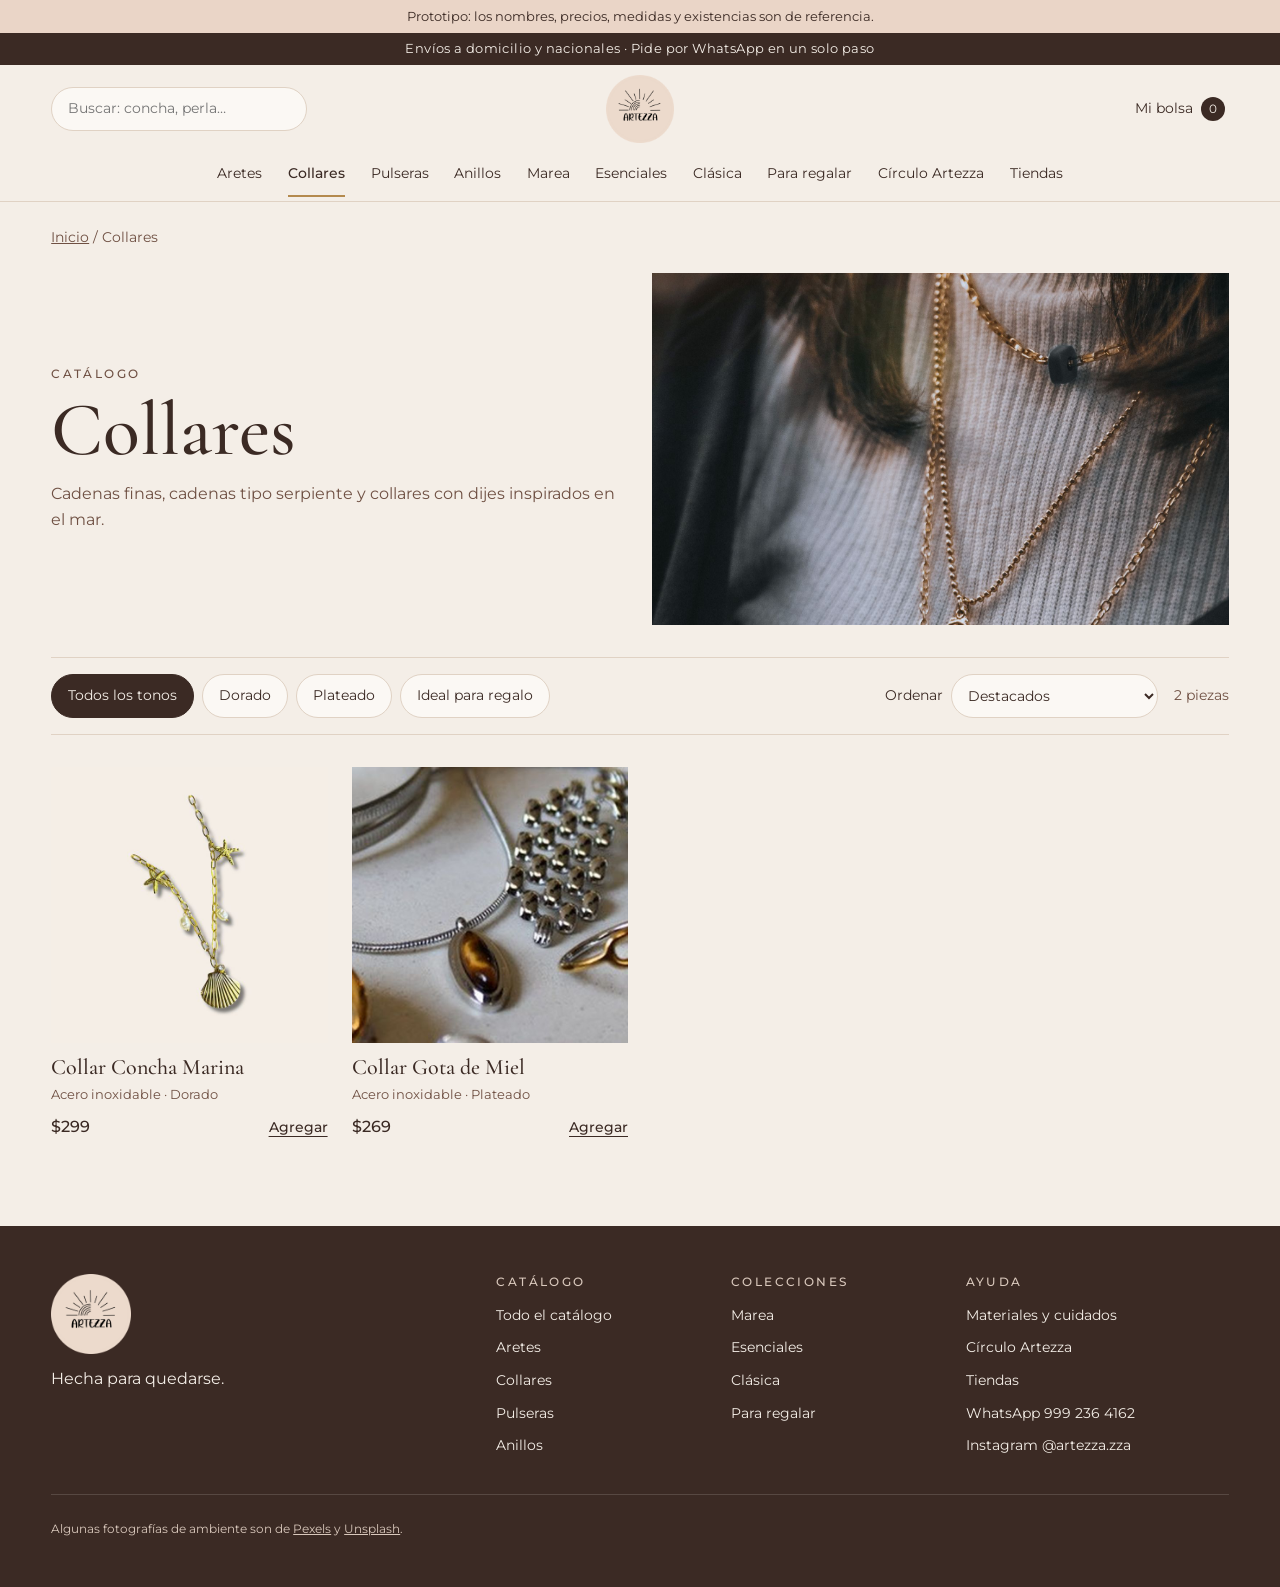
<file: collares.html>
<!DOCTYPE html>
<html lang="es-MX">
<head>
  <meta charset="utf-8">
  <meta name="viewport" content="width=device-width, initial-scale=1">
  <title>Collares | Artezza, joyería de acero</title>
  <meta name="description" content="Cadenas finas, cadenas tipo serpiente y collares con dijes inspirados en el mar.">
  <meta name="theme-color" content="#3b2a24">
  <link rel="icon" href="img/marca/logo-artezza.png" type="image/png">
  <link rel="preconnect" href="https://fonts.googleapis.com">
  <link rel="preconnect" href="https://fonts.gstatic.com" crossorigin>
  <link href="https://fonts.googleapis.com/css2?family=Cormorant+Garamond:ital,wght@0,500;0,600;1,500&family=Montserrat:wght@400;500;600&display=swap" rel="stylesheet">
  <link rel="stylesheet" href="css/styles.css">
</head>
<body data-pagina="coleccion" data-seccion="collares">
  <div id="cabecera"></div>

  <main id="contenido">
    <nav class="migas" aria-label="Ruta"><a href="index.html">Inicio</a> / <span aria-current="page">Collares</span></nav>
    <header class="coleccion-cabecera">
      <div>
        <p class="antetitulo">Catálogo</p>
        <h1 id="tituloColeccion">Collares</h1>
        <p>Cadenas finas, cadenas tipo serpiente y collares con dijes inspirados en el mar.</p>
      </div>
      <div class="coleccion-imagen"><img src="img/ambiente/collares-capas.jpg" alt=""></div>
    </header>
    <section class="coleccion" aria-labelledby="tituloColeccion">
      <div class="barra-filtros">
        <div class="filtros" id="filtros"></div>
        <div class="barra-orden">
          <label>Ordenar
            <select id="orden">
              <option value="destacados">Destacados</option>
              <option value="menor">Precio: menor a mayor</option>
              <option value="mayor">Precio: mayor a menor</option>
            </select>
          </label>
          <p class="resultados" id="resultados" aria-live="polite"></p>
        </div>
      </div>
      <ul class="rejilla" id="rejilla"></ul>
      <div class="vacio" id="vacio" hidden>
        <p>No encontramos piezas con esos filtros.</p>
        <button class="btn btn-secundario" id="limpiar" type="button">Limpiar filtros</button>
      </div>
    </section>
  </main>

  <div id="pie"></div>

  <script src="js/catalogo.js"></script>
  <script src="js/app.js"></script>
</body>
</html>
</file>
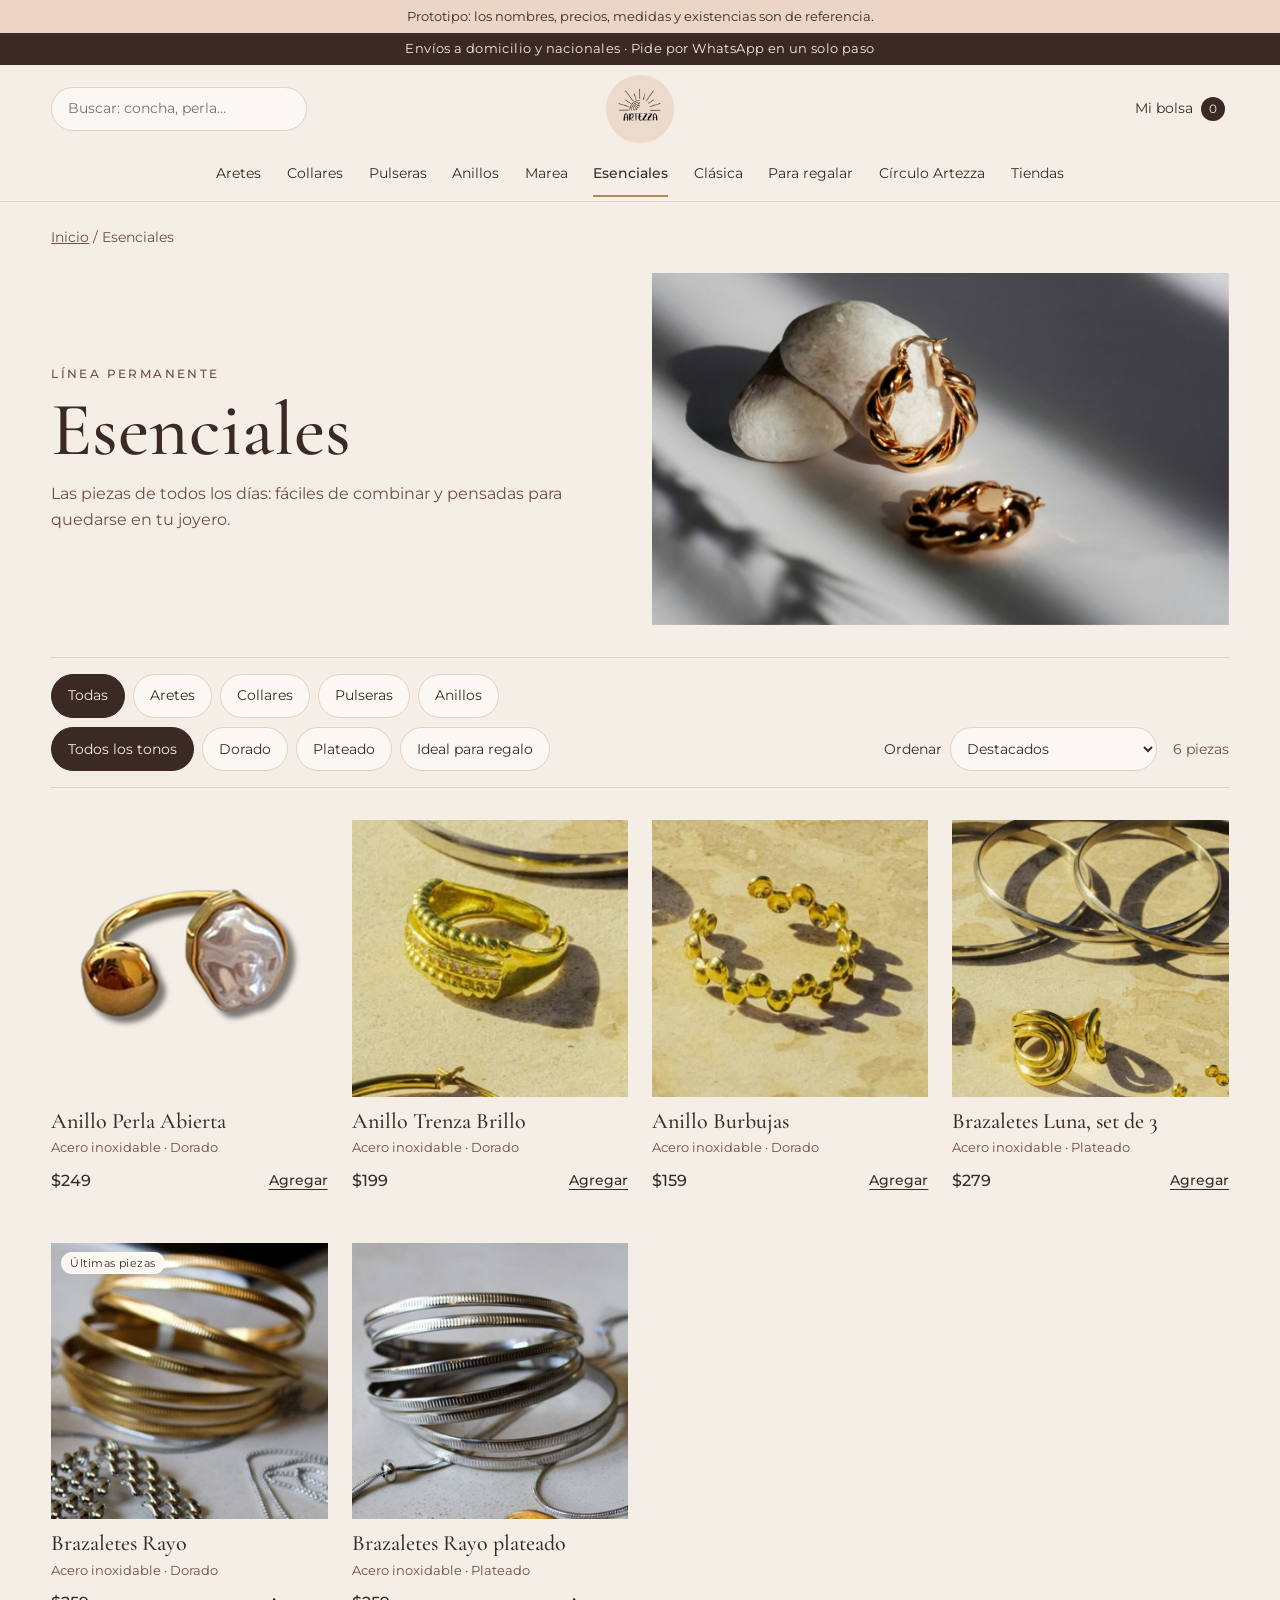
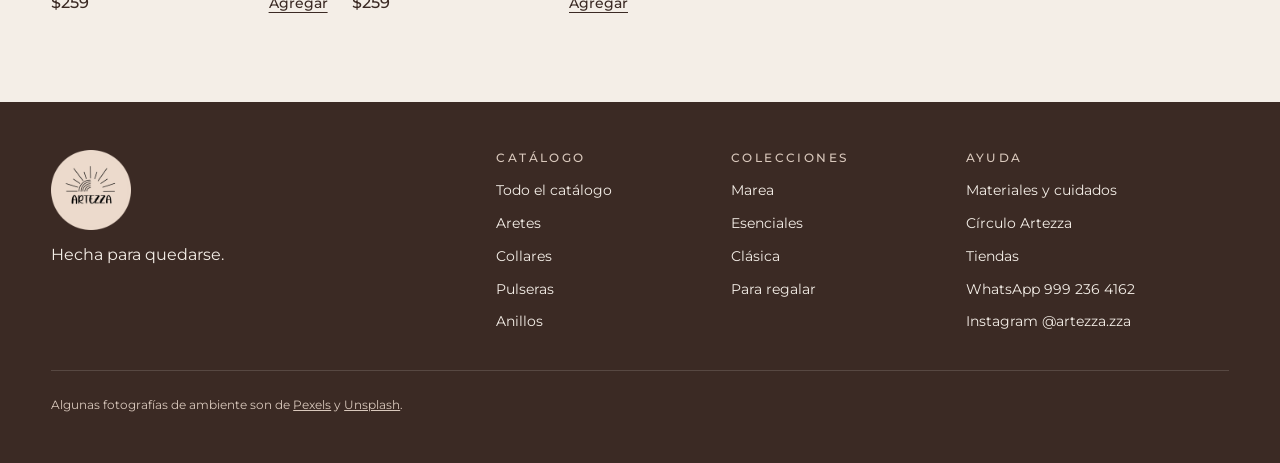
<file: esenciales.html>
<!DOCTYPE html>
<html lang="es-MX">
<head>
  <meta charset="utf-8">
  <meta name="viewport" content="width=device-width, initial-scale=1">
  <title>Esenciales | Artezza, joyería de acero</title>
  <meta name="description" content="Las piezas de todos los días: fáciles de combinar y pensadas para quedarse en tu joyero.">
  <meta name="theme-color" content="#3b2a24">
  <link rel="icon" href="img/marca/logo-artezza.png" type="image/png">
  <link rel="preconnect" href="https://fonts.googleapis.com">
  <link rel="preconnect" href="https://fonts.gstatic.com" crossorigin>
  <link href="https://fonts.googleapis.com/css2?family=Cormorant+Garamond:ital,wght@0,500;0,600;1,500&family=Montserrat:wght@400;500;600&display=swap" rel="stylesheet">
  <link rel="stylesheet" href="css/styles.css">
</head>
<body data-pagina="coleccion" data-seccion="esenciales">
  <div id="cabecera"></div>

  <main id="contenido">
    <nav class="migas" aria-label="Ruta"><a href="index.html">Inicio</a> / <span aria-current="page">Esenciales</span></nav>
    <header class="coleccion-cabecera">
      <div>
        <p class="antetitulo">Línea permanente</p>
        <h1 id="tituloColeccion">Esenciales</h1>
        <p>Las piezas de todos los días: fáciles de combinar y pensadas para quedarse en tu joyero.</p>
      </div>
      <div class="coleccion-imagen"><img src="img/ambiente/argollas-piedra.jpg" alt=""></div>
    </header>
    <section class="coleccion" aria-labelledby="tituloColeccion">
      <div class="barra-filtros">
        <div class="filtros" id="filtros"></div>
        <div class="barra-orden">
          <label>Ordenar
            <select id="orden">
              <option value="destacados">Destacados</option>
              <option value="menor">Precio: menor a mayor</option>
              <option value="mayor">Precio: mayor a menor</option>
            </select>
          </label>
          <p class="resultados" id="resultados" aria-live="polite"></p>
        </div>
      </div>
      <ul class="rejilla" id="rejilla"></ul>
      <div class="vacio" id="vacio" hidden>
        <p>No encontramos piezas con esos filtros.</p>
        <button class="btn btn-secundario" id="limpiar" type="button">Limpiar filtros</button>
      </div>
    </section>
  </main>

  <div id="pie"></div>

  <script src="js/catalogo.js"></script>
  <script src="js/app.js"></script>
</body>
</html>
</file>
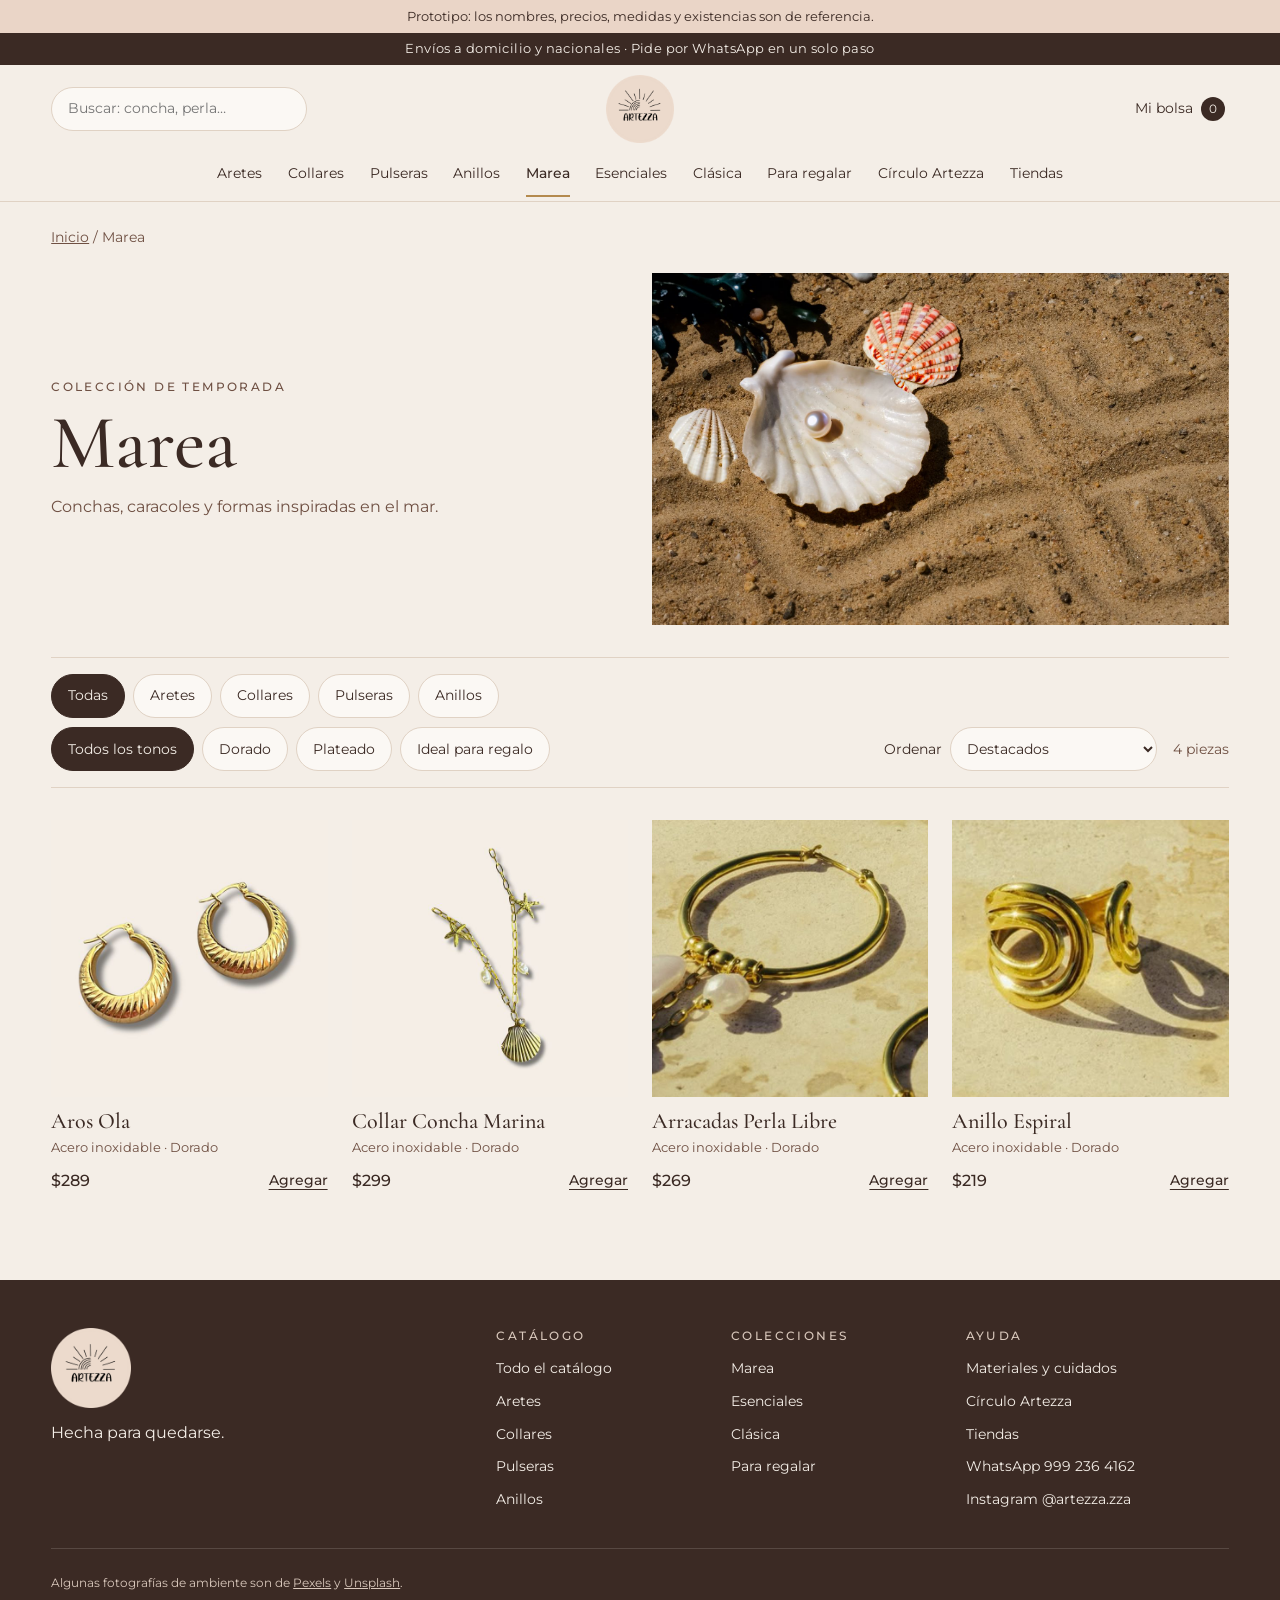
<file: marea.html>
<!DOCTYPE html>
<html lang="es-MX">
<head>
  <meta charset="utf-8">
  <meta name="viewport" content="width=device-width, initial-scale=1">
  <title>Marea | Artezza, joyería de acero</title>
  <meta name="description" content="Conchas, caracoles y formas inspiradas en el mar.">
  <meta name="theme-color" content="#3b2a24">
  <link rel="icon" href="img/marca/logo-artezza.png" type="image/png">
  <link rel="preconnect" href="https://fonts.googleapis.com">
  <link rel="preconnect" href="https://fonts.gstatic.com" crossorigin>
  <link href="https://fonts.googleapis.com/css2?family=Cormorant+Garamond:ital,wght@0,500;0,600;1,500&family=Montserrat:wght@400;500;600&display=swap" rel="stylesheet">
  <link rel="stylesheet" href="css/styles.css">
</head>
<body data-pagina="coleccion" data-seccion="marea">
  <div id="cabecera"></div>

  <main id="contenido">
    <nav class="migas" aria-label="Ruta"><a href="index.html">Inicio</a> / <span aria-current="page">Marea</span></nav>
    <header class="coleccion-cabecera">
      <div>
        <p class="antetitulo">Colección de temporada</p>
        <h1 id="tituloColeccion">Marea</h1>
        <p>Conchas, caracoles y formas inspiradas en el mar.</p>
      </div>
      <div class="coleccion-imagen"><img src="img/ambiente/conchas-arena.jpg" alt=""></div>
    </header>
    <section class="coleccion" aria-labelledby="tituloColeccion">
      <div class="barra-filtros">
        <div class="filtros" id="filtros"></div>
        <div class="barra-orden">
          <label>Ordenar
            <select id="orden">
              <option value="destacados">Destacados</option>
              <option value="menor">Precio: menor a mayor</option>
              <option value="mayor">Precio: mayor a menor</option>
            </select>
          </label>
          <p class="resultados" id="resultados" aria-live="polite"></p>
        </div>
      </div>
      <ul class="rejilla" id="rejilla"></ul>
      <div class="vacio" id="vacio" hidden>
        <p>No encontramos piezas con esos filtros.</p>
        <button class="btn btn-secundario" id="limpiar" type="button">Limpiar filtros</button>
      </div>
    </section>
  </main>

  <div id="pie"></div>

  <script src="js/catalogo.js"></script>
  <script src="js/app.js"></script>
</body>
</html>
</file>
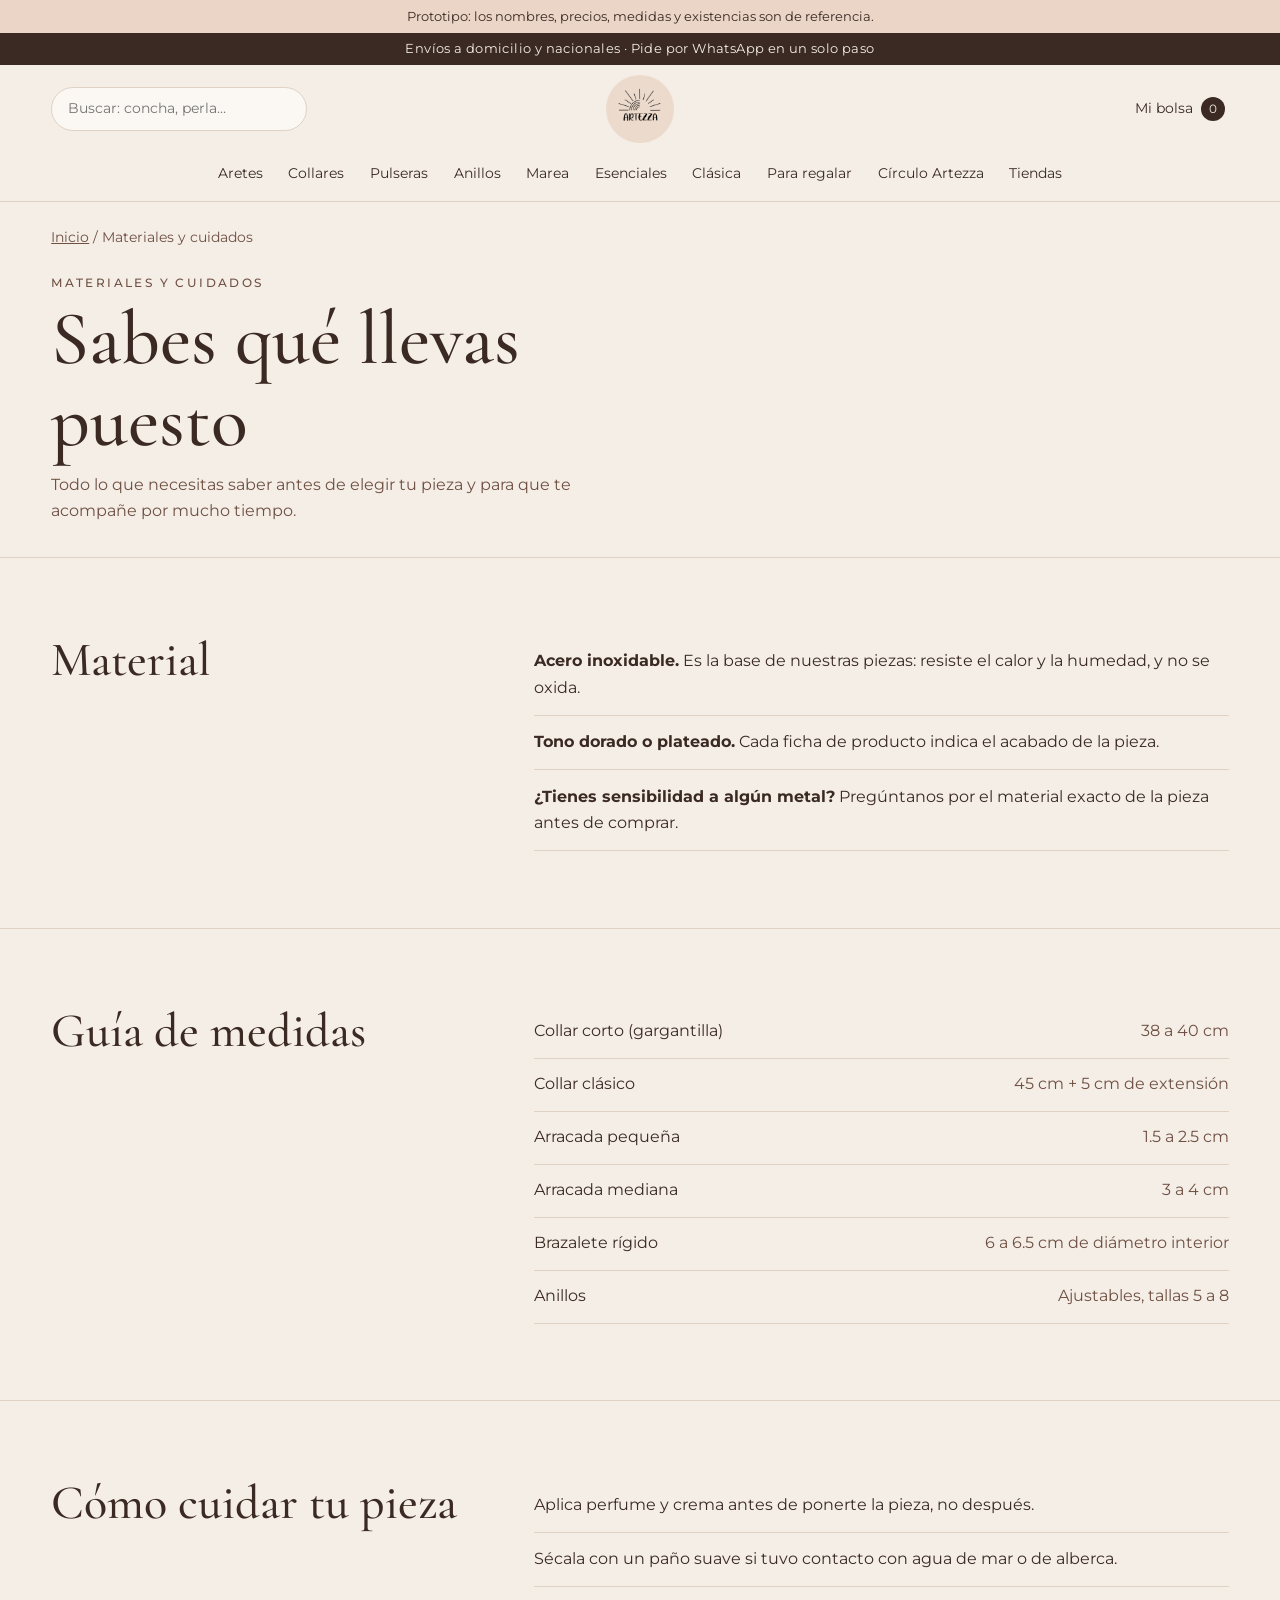
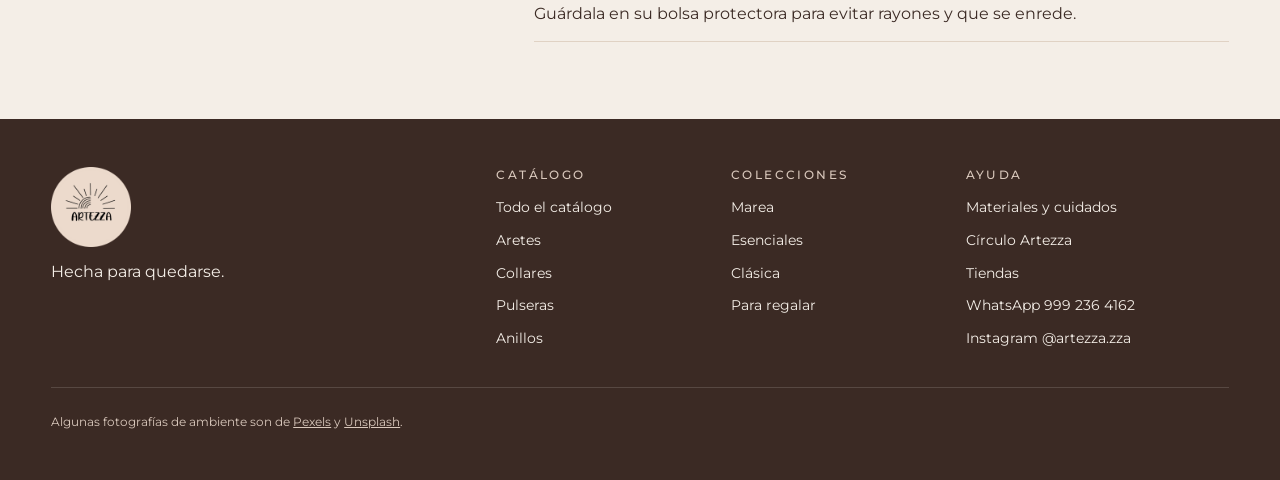
<file: materiales.html>
<!DOCTYPE html>
<html lang="es-MX">
<head>
  <meta charset="utf-8">
  <meta name="viewport" content="width=device-width, initial-scale=1">
  <title>Materiales y cuidados | Artezza, joyería de acero</title>
  <meta name="description" content="Conoce los materiales de la joyería Artezza, la guía de medidas y cómo cuidar tus piezas de acero inoxidable.">
  <meta name="theme-color" content="#3b2a24">
  <link rel="icon" href="img/marca/logo-artezza.png" type="image/png">
  <link rel="preconnect" href="https://fonts.googleapis.com">
  <link rel="preconnect" href="https://fonts.gstatic.com" crossorigin>
  <link href="https://fonts.googleapis.com/css2?family=Cormorant+Garamond:ital,wght@0,500;0,600;1,500&family=Montserrat:wght@400;500;600&display=swap" rel="stylesheet">
  <link rel="stylesheet" href="css/styles.css">
</head>
<body data-pagina="informacion" data-seccion="materiales">
  <div id="cabecera"></div>

  <main id="contenido">
    <nav class="migas" aria-label="Ruta"><a href="index.html">Inicio</a> / <span aria-current="page">Materiales y cuidados</span></nav>
    <header class="coleccion-cabecera">
      <div>
        <p class="antetitulo">Materiales y cuidados</p>
        <h1>Sabes qué llevas puesto</h1>
        <p>Todo lo que necesitas saber antes de elegir tu pieza y para que te acompañe por mucho tiempo.</p>
      </div>
    </header>

    <section class="seccion bloque" aria-labelledby="tituloMaterial">
      <h2 id="tituloMaterial">Material</h2>
      <ul class="lista-info">
        <li><strong>Acero inoxidable.</strong> Es la base de nuestras piezas: resiste el calor y la humedad, y no se oxida.</li>
        <li><strong>Tono dorado o plateado.</strong> Cada ficha de producto indica el acabado de la pieza.</li>
        <li><strong>¿Tienes sensibilidad a algún metal?</strong> Pregúntanos por el material exacto de la pieza antes de comprar.</li>
      </ul>
    </section>

    <section class="seccion bloque" aria-labelledby="tituloMedidas">
      <h2 id="tituloMedidas">Guía de medidas</h2>
      <table class="tabla-medidas">
        <tbody>
          <tr><th scope="row">Collar corto (gargantilla)</th><td>38 a 40 cm</td></tr>
          <tr><th scope="row">Collar clásico</th><td>45 cm + 5 cm de extensión</td></tr>
          <tr><th scope="row">Arracada pequeña</th><td>1.5 a 2.5 cm</td></tr>
          <tr><th scope="row">Arracada mediana</th><td>3 a 4 cm</td></tr>
          <tr><th scope="row">Brazalete rígido</th><td>6 a 6.5 cm de diámetro interior</td></tr>
          <tr><th scope="row">Anillos</th><td>Ajustables, tallas 5 a 8</td></tr>
        </tbody>
      </table>
    </section>

    <section class="seccion bloque" aria-labelledby="tituloCuidados">
      <h2 id="tituloCuidados">Cómo cuidar tu pieza</h2>
      <ul class="lista-info">
        <li>Aplica perfume y crema antes de ponerte la pieza, no después.</li>
        <li>Sécala con un paño suave si tuvo contacto con agua de mar o de alberca.</li>
        <li>Guárdala en su bolsa protectora para evitar rayones y que se enrede.</li>
      </ul>
    </section>
  </main>

  <div id="pie"></div>

  <script src="js/catalogo.js"></script>
  <script src="js/app.js"></script>
</body>
</html>
</file>
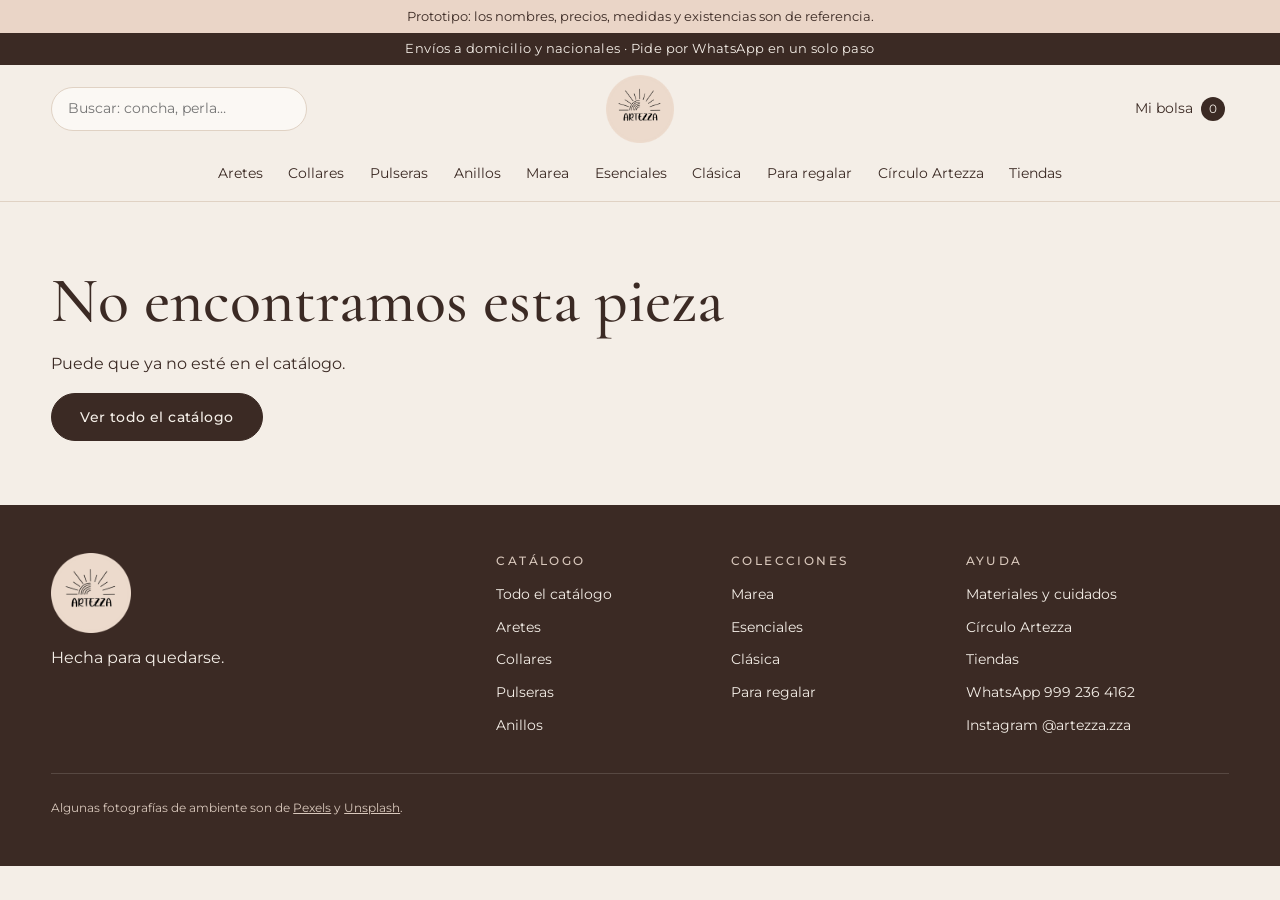
<file: producto.html>
<!DOCTYPE html>
<html lang="es-MX">
<head>
  <meta charset="utf-8">
  <meta name="viewport" content="width=device-width, initial-scale=1">
  <title>Pieza | Artezza, joyería de acero</title>
  <meta name="description" content="Precio, material, medidas y disponibilidad de una pieza de joyería de acero inoxidable de Artezza.">
  <meta name="theme-color" content="#3b2a24">
  <link rel="icon" href="img/marca/logo-artezza.png" type="image/png">
  <link rel="preconnect" href="https://fonts.googleapis.com">
  <link rel="preconnect" href="https://fonts.gstatic.com" crossorigin>
  <link href="https://fonts.googleapis.com/css2?family=Cormorant+Garamond:ital,wght@0,500;0,600;1,500&family=Montserrat:wght@400;500;600&display=swap" rel="stylesheet">
  <link rel="stylesheet" href="css/styles.css">
</head>
<body data-pagina="producto">
  <div id="cabecera"></div>

  <main id="contenido">
    <div id="vistaProducto"></div>
    <section class="seccion" id="relacionadas" aria-labelledby="tituloRelacionadas" hidden>
      <div class="seccion-encabezado"><h2 id="tituloRelacionadas">También te puede gustar</h2></div>
      <ul class="rejilla" id="rielRelacionadas"></ul>
    </section>
  </main>

  <div id="pie"></div>

  <script src="js/catalogo.js"></script>
  <script src="js/app.js"></script>
</body>
</html>
</file>
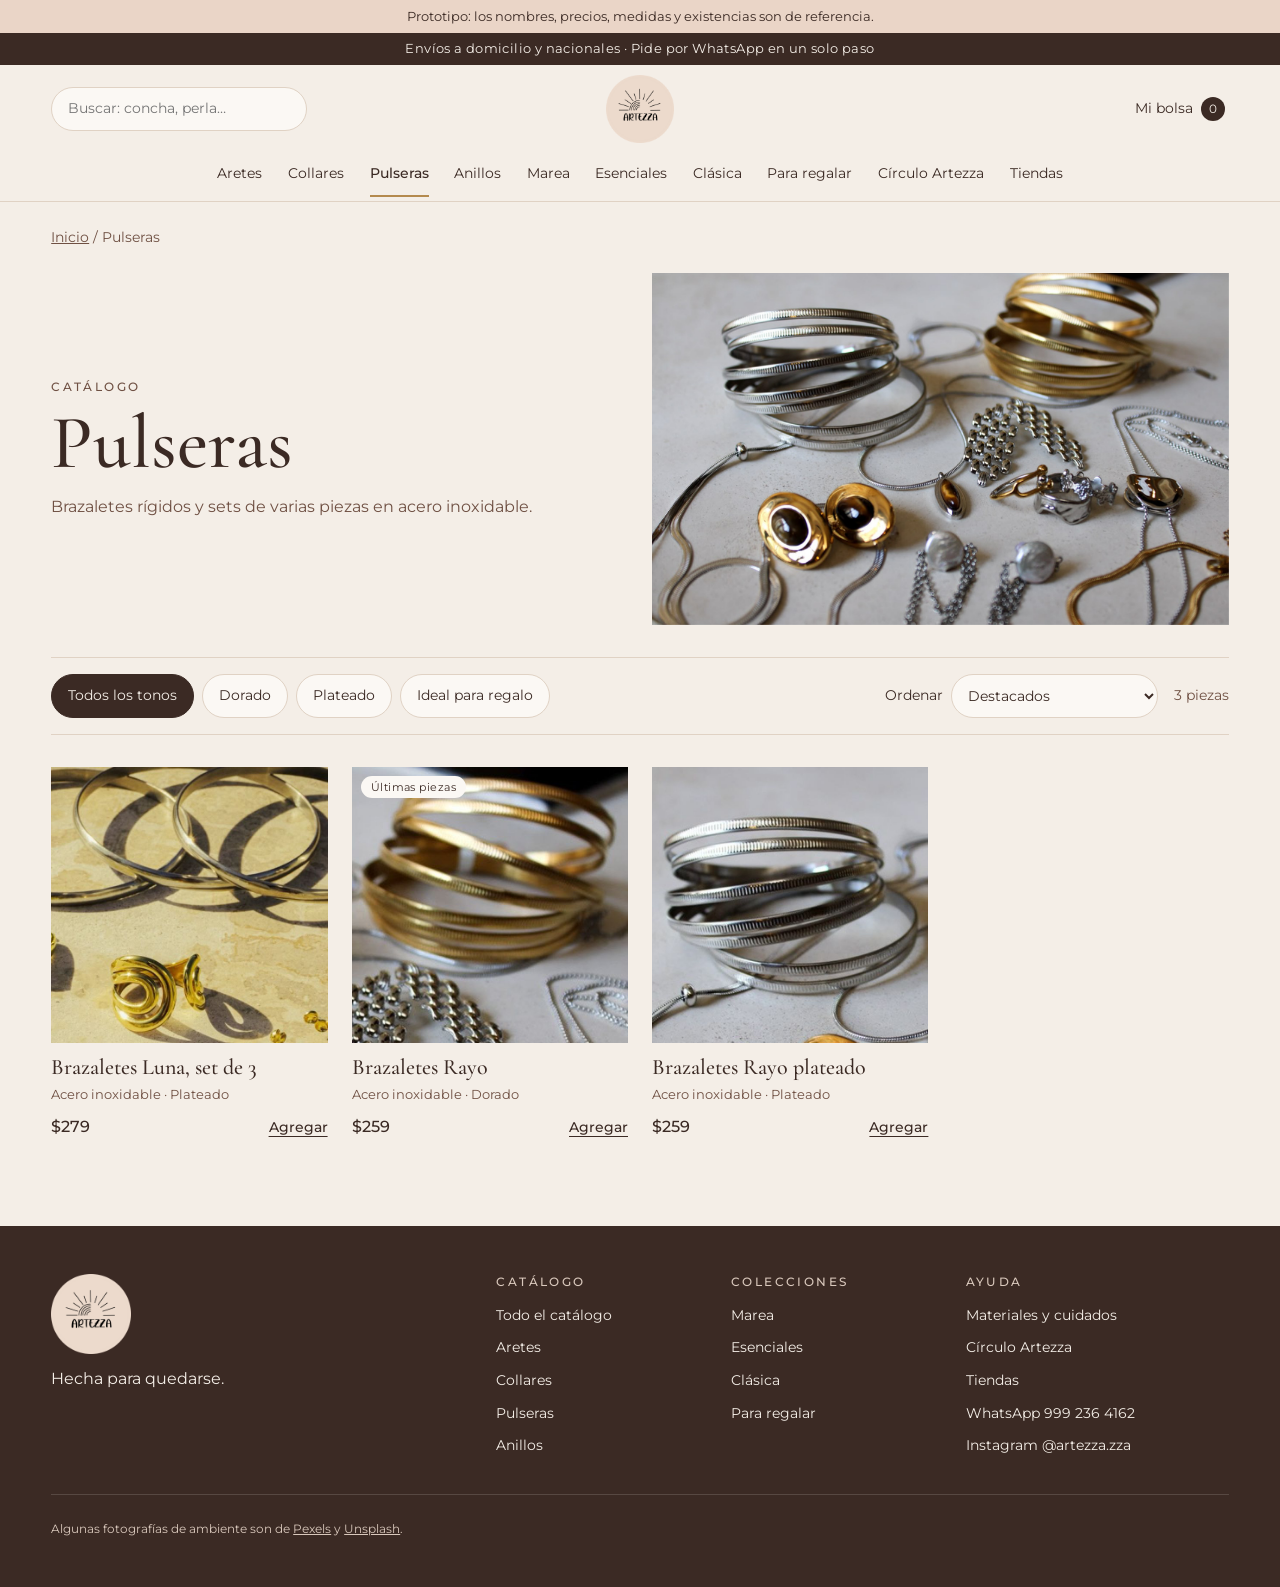
<file: pulseras.html>
<!DOCTYPE html>
<html lang="es-MX">
<head>
  <meta charset="utf-8">
  <meta name="viewport" content="width=device-width, initial-scale=1">
  <title>Pulseras | Artezza, joyería de acero</title>
  <meta name="description" content="Brazaletes rígidos y sets de varias piezas en acero inoxidable.">
  <meta name="theme-color" content="#3b2a24">
  <link rel="icon" href="img/marca/logo-artezza.png" type="image/png">
  <link rel="preconnect" href="https://fonts.googleapis.com">
  <link rel="preconnect" href="https://fonts.gstatic.com" crossorigin>
  <link href="https://fonts.googleapis.com/css2?family=Cormorant+Garamond:ital,wght@0,500;0,600;1,500&family=Montserrat:wght@400;500;600&display=swap" rel="stylesheet">
  <link rel="stylesheet" href="css/styles.css">
</head>
<body data-pagina="coleccion" data-seccion="pulseras">
  <div id="cabecera"></div>

  <main id="contenido">
    <nav class="migas" aria-label="Ruta"><a href="index.html">Inicio</a> / <span aria-current="page">Pulseras</span></nav>
    <header class="coleccion-cabecera">
      <div>
        <p class="antetitulo">Catálogo</p>
        <h1 id="tituloColeccion">Pulseras</h1>
        <p>Brazaletes rígidos y sets de varias piezas en acero inoxidable.</p>
      </div>
      <div class="coleccion-imagen"><img src="img/marca/piezas-mesa.jpg" alt=""></div>
    </header>
    <section class="coleccion" aria-labelledby="tituloColeccion">
      <div class="barra-filtros">
        <div class="filtros" id="filtros"></div>
        <div class="barra-orden">
          <label>Ordenar
            <select id="orden">
              <option value="destacados">Destacados</option>
              <option value="menor">Precio: menor a mayor</option>
              <option value="mayor">Precio: mayor a menor</option>
            </select>
          </label>
          <p class="resultados" id="resultados" aria-live="polite"></p>
        </div>
      </div>
      <ul class="rejilla" id="rejilla"></ul>
      <div class="vacio" id="vacio" hidden>
        <p>No encontramos piezas con esos filtros.</p>
        <button class="btn btn-secundario" id="limpiar" type="button">Limpiar filtros</button>
      </div>
    </section>
  </main>

  <div id="pie"></div>

  <script src="js/catalogo.js"></script>
  <script src="js/app.js"></script>
</body>
</html>
</file>
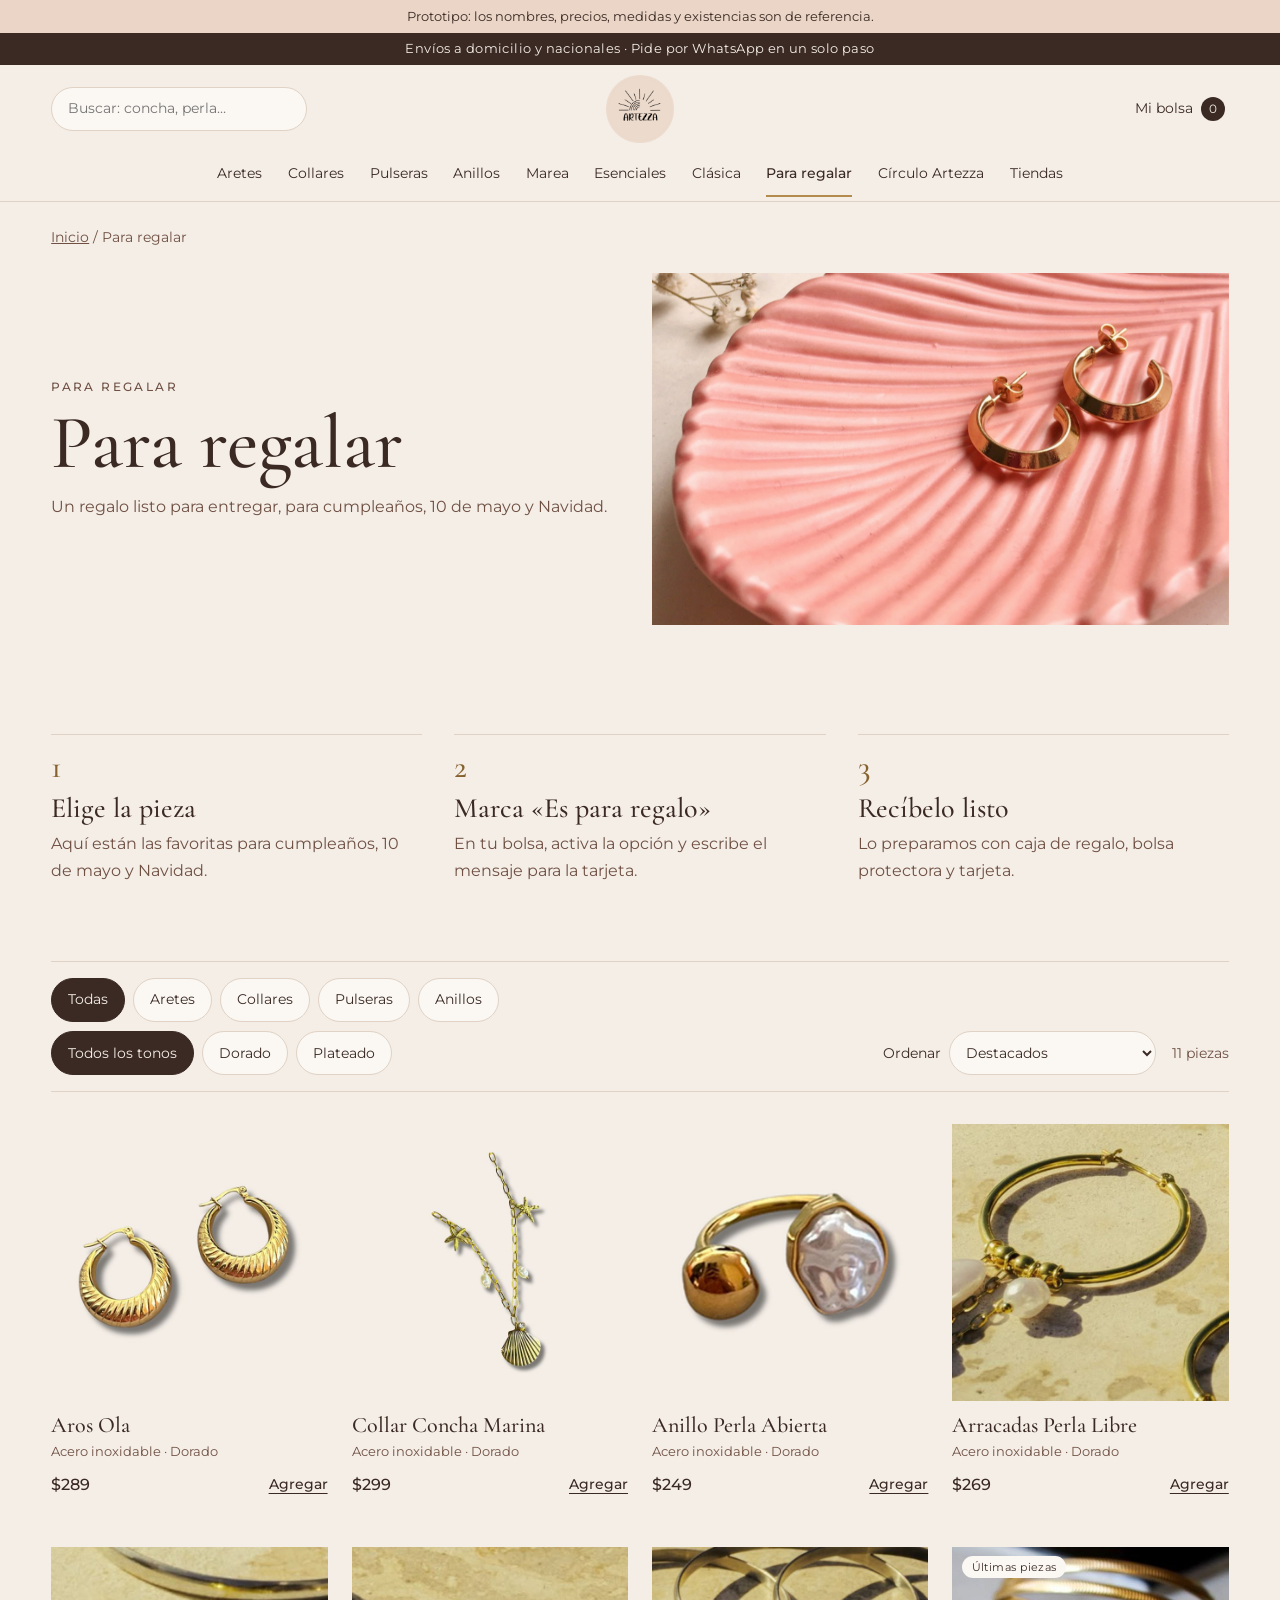
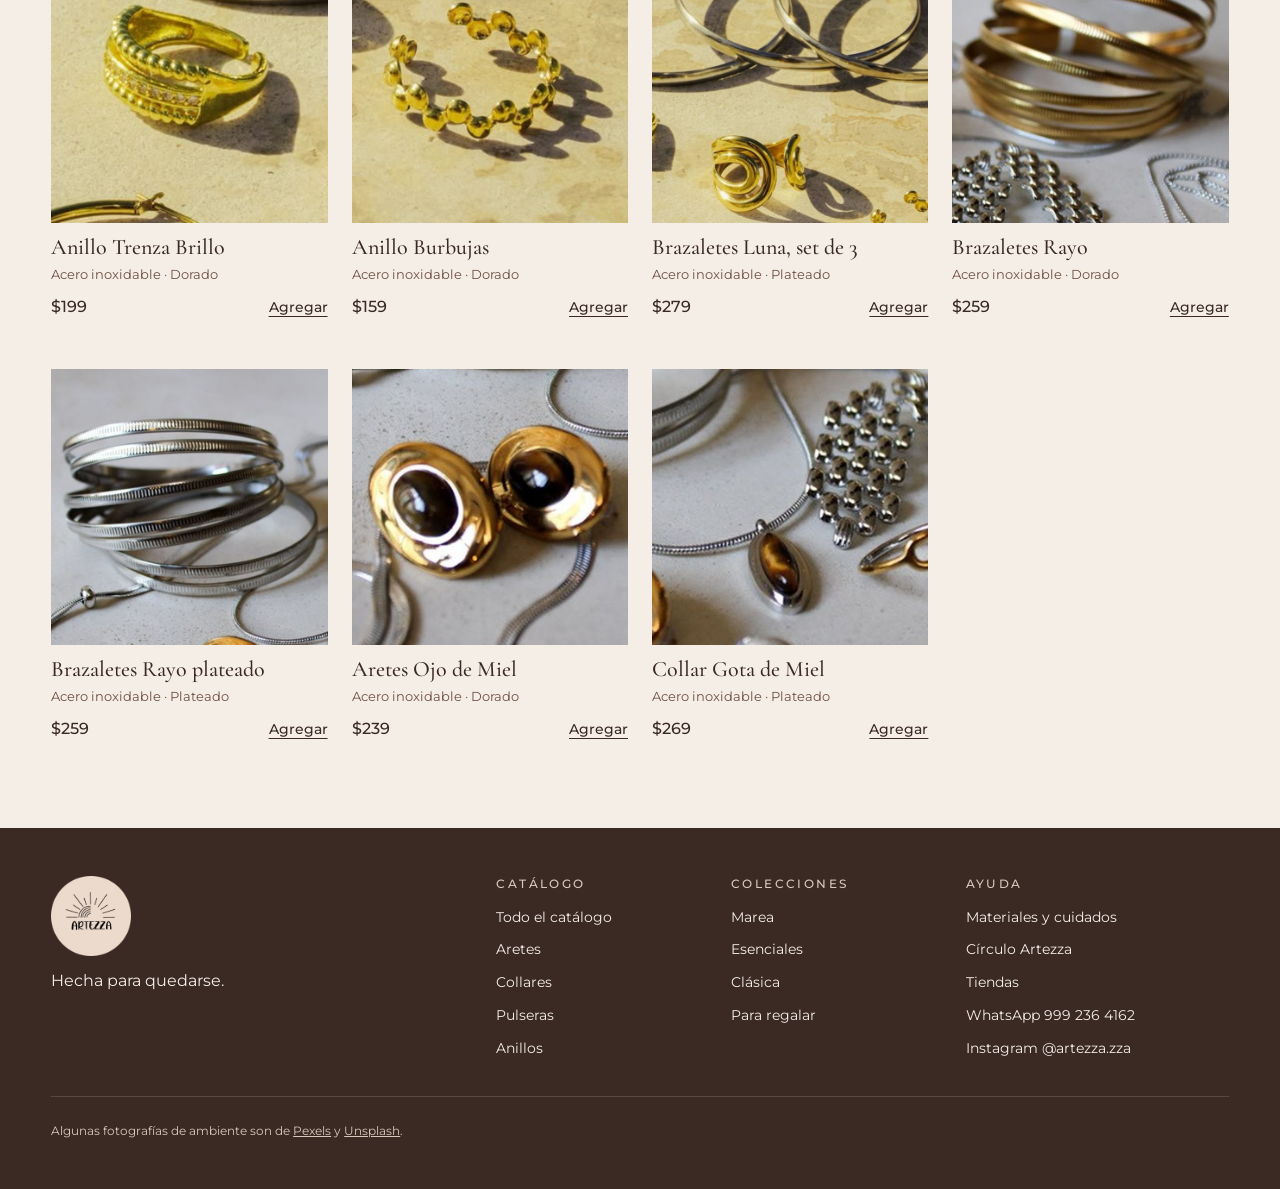
<file: regalos.html>
<!DOCTYPE html>
<html lang="es-MX">
<head>
  <meta charset="utf-8">
  <meta name="viewport" content="width=device-width, initial-scale=1">
  <title>Para regalar | Artezza, joyería de acero</title>
  <meta name="description" content="Un regalo listo para entregar, para cumpleaños, 10 de mayo y Navidad.">
  <meta name="theme-color" content="#3b2a24">
  <link rel="icon" href="img/marca/logo-artezza.png" type="image/png">
  <link rel="preconnect" href="https://fonts.googleapis.com">
  <link rel="preconnect" href="https://fonts.gstatic.com" crossorigin>
  <link href="https://fonts.googleapis.com/css2?family=Cormorant+Garamond:ital,wght@0,500;0,600;1,500&family=Montserrat:wght@400;500;600&display=swap" rel="stylesheet">
  <link rel="stylesheet" href="css/styles.css">
</head>
<body data-pagina="coleccion" data-seccion="regalos">
  <div id="cabecera"></div>

  <main id="contenido">
    <nav class="migas" aria-label="Ruta"><a href="index.html">Inicio</a> / <span aria-current="page">Para regalar</span></nav>
    <header class="coleccion-cabecera">
      <div>
        <p class="antetitulo">Para regalar</p>
        <h1 id="tituloColeccion">Para regalar</h1>
        <p>Un regalo listo para entregar, para cumpleaños, 10 de mayo y Navidad.</p>
      </div>
      <div class="coleccion-imagen"><img src="img/ambiente/regalo-argollas.jpg" alt=""></div>
    </header>
    <section class="seccion" aria-label="Cómo pedir un regalo">
      <ol class="pasos">
        <li>
          <h3>Elige la pieza</h3>
          <p>Aquí están las favoritas para cumpleaños, 10 de mayo y Navidad.</p>
        </li>
        <li>
          <h3>Marca «Es para regalo»</h3>
          <p>En tu bolsa, activa la opción y escribe el mensaje para la tarjeta.</p>
        </li>
        <li>
          <h3>Recíbelo listo</h3>
          <p>Lo preparamos con caja de regalo, bolsa protectora y tarjeta.</p>
        </li>
      </ol>
    </section>
    <section class="coleccion" aria-labelledby="tituloColeccion">
      <div class="barra-filtros">
        <div class="filtros" id="filtros"></div>
        <div class="barra-orden">
          <label>Ordenar
            <select id="orden">
              <option value="destacados">Destacados</option>
              <option value="menor">Precio: menor a mayor</option>
              <option value="mayor">Precio: mayor a menor</option>
            </select>
          </label>
          <p class="resultados" id="resultados" aria-live="polite"></p>
        </div>
      </div>
      <ul class="rejilla" id="rejilla"></ul>
      <div class="vacio" id="vacio" hidden>
        <p>No encontramos piezas con esos filtros.</p>
        <button class="btn btn-secundario" id="limpiar" type="button">Limpiar filtros</button>
      </div>
    </section>
  </main>

  <div id="pie"></div>

  <script src="js/catalogo.js"></script>
  <script src="js/app.js"></script>
</body>
</html>
</file>
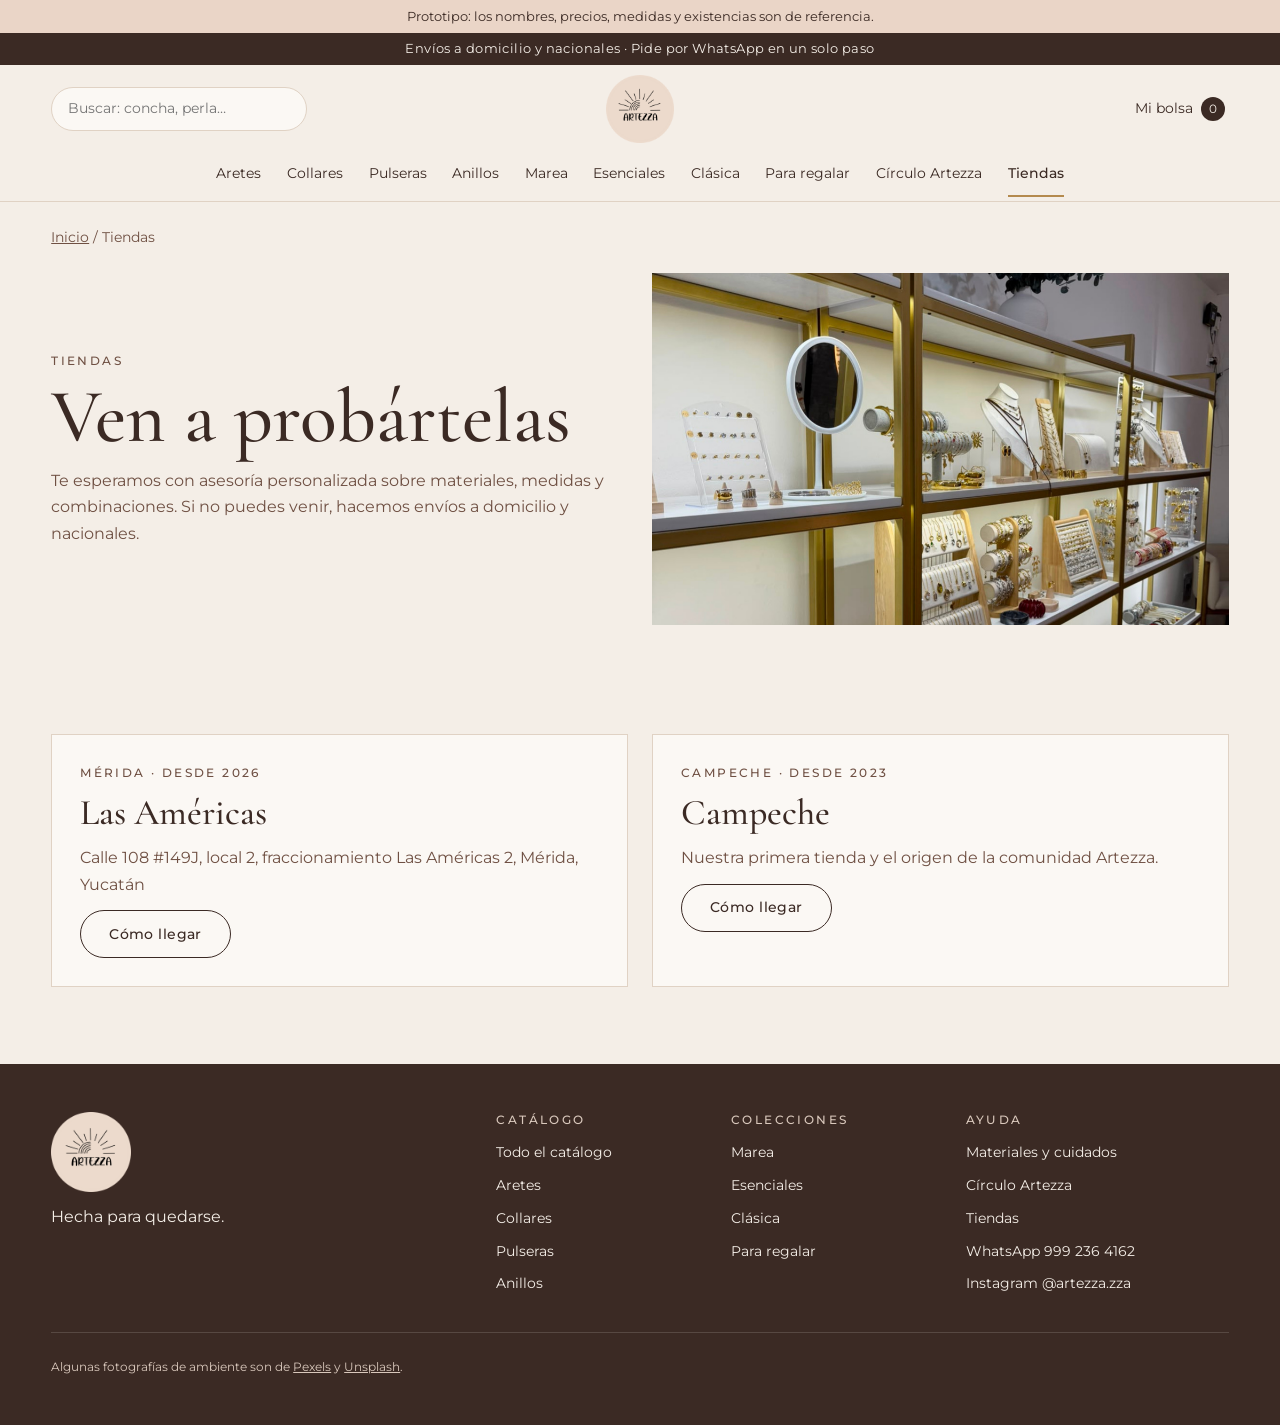
<file: tiendas.html>
<!DOCTYPE html>
<html lang="es-MX">
<head>
  <meta charset="utf-8">
  <meta name="viewport" content="width=device-width, initial-scale=1">
  <title>Tiendas | Artezza, joyería de acero</title>
  <meta name="description" content="Visita las tiendas de Artezza en Mérida y Campeche. Ubicación, contacto y envíos.">
  <meta name="theme-color" content="#3b2a24">
  <link rel="icon" href="img/marca/logo-artezza.png" type="image/png">
  <link rel="preconnect" href="https://fonts.googleapis.com">
  <link rel="preconnect" href="https://fonts.gstatic.com" crossorigin>
  <link href="https://fonts.googleapis.com/css2?family=Cormorant+Garamond:ital,wght@0,500;0,600;1,500&family=Montserrat:wght@400;500;600&display=swap" rel="stylesheet">
  <link rel="stylesheet" href="css/styles.css">
</head>
<body data-pagina="tiendas" data-seccion="tiendas">
  <div id="cabecera"></div>

  <main id="contenido">
    <nav class="migas" aria-label="Ruta"><a href="index.html">Inicio</a> / <span aria-current="page">Tiendas</span></nav>
    <header class="coleccion-cabecera">
      <div>
        <p class="antetitulo">Tiendas</p>
        <h1>Ven a probártelas</h1>
        <p>Te esperamos con asesoría personalizada sobre materiales, medidas y combinaciones. Si no puedes venir, hacemos envíos a domicilio y nacionales.</p>
      </div>
      <div class="coleccion-imagen"><img src="img/marca/tienda-interior.jpg" alt="Interior de la tienda Artezza con repisas doradas llenas de joyería"></div>
    </header>
    <section class="seccion" aria-label="Sucursales">
      <ul class="tiendas" id="listaTiendas"></ul>
    </section>
  </main>

  <div id="pie"></div>

  <script src="js/catalogo.js"></script>
  <script src="js/app.js"></script>
</body>
</html>
</file>
<file: css/styles.css>
/* Identidad de marca: paleta y tipografías de la estrategia 1.1 del proyecto Artezza. */
:root {
  --arena: #f4eee7;
  --blanco: #fbf8f4;
  --nude: #ead5c7;
  --rosa: #c9a496;
  --oro: #b48a4e;
  --oro-texto: #86622f; /* Oro oscurecido para que el texto grande sea legible sobre arena. */
  --moka: #8a6557;
  --moka-texto: #6f5043; /* Moka oscurecido para que el texto pequeño sea legible sobre arena. */
  --espresso: #3b2a24;
  --linea: #e0d2c4;
  --serif: 'Cormorant Garamond', Georgia, serif;
  --sans: 'Montserrat', 'Segoe UI', sans-serif;
  --margen: clamp(1.25rem, 4vw, 3.5rem);
}

*, *::before, *::after { box-sizing: border-box; }
[hidden] { display: none !important; }

html { scroll-behavior: smooth; scroll-padding-top: 9rem; }

body {
  margin: 0;
  background: var(--arena);
  color: var(--espresso);
  font: 400 1rem/1.65 var(--sans);
  -webkit-font-smoothing: antialiased;
}

h1, h2, h3 { font-family: var(--serif); font-weight: 500; line-height: 1.08; margin: 0; }
p { margin: 0; }
ul, ol, dl, dd { margin: 0; padding: 0; list-style: none; }
a { color: inherit; }
img, svg { display: block; max-width: 100%; }
button, input, select, textarea { font: inherit; color: inherit; }

:focus-visible { outline: 2px solid var(--espresso); outline-offset: 3px; }

.solo-lector {
  position: absolute;
  width: 1px;
  height: 1px;
  overflow: hidden;
  clip-path: inset(50%);
  white-space: nowrap;
}

.saltar {
  position: absolute;
  left: 1rem;
  top: -5rem;
  z-index: 30;
  padding: .6rem 1rem;
  background: var(--espresso);
  color: var(--arena);
}
.saltar:focus { top: 1rem; }

.aviso-prototipo, .barra-envios {
  padding: .35rem var(--margen);
  font-size: .8125rem;
  text-align: center;
}
.aviso-prototipo { background: var(--nude); }
.barra-envios { background: var(--espresso); color: var(--arena); letter-spacing: .03em; }

/* Logotipo */

.logo {
  display: inline-flex;
  align-items: center;
  gap: .6rem;
  color: var(--espresso);
  text-decoration: none;
}
.logo-imagen { width: 3.5rem; height: 3.5rem; }
.logo-pie .logo-imagen { width: 5rem; height: 5rem; }
@media (min-width: 60rem) {
  .cabecera .logo-imagen { width: 4.25rem; height: 4.25rem; }
}

/* Cabecera */

.cabecera {
  position: sticky;
  top: 0;
  z-index: 20;
  background: var(--arena);
  border-bottom: 1px solid var(--linea);
}
.cabecera-fila {
  display: grid;
  grid-template-columns: 1fr auto 1fr;
  align-items: center;
  gap: 1rem;
  padding: .6rem var(--margen);
}
.btn-icono {
  min-height: 44px;
  padding: 0 .25rem;
  background: none;
  border: 0;
  font-size: .875rem;
  cursor: pointer;
}
.btn-menu { justify-self: start; }
.buscador { display: none; }
.buscador input {
  width: 100%;
  min-height: 44px;
  padding: .3rem 1rem;
  background: var(--blanco);
  border: 1px solid var(--linea);
  border-radius: 2rem;
  font-size: .875rem;
}
.btn-bolsa {
  grid-column: 3;
  justify-self: end;
  display: inline-flex;
  align-items: center;
  gap: .5rem;
}
.bolsa-texto { display: none; }
.contador {
  display: inline-grid;
  place-items: center;
  min-width: 1.5rem;
  height: 1.5rem;
  padding: 0 .3rem;
  border-radius: 1rem;
  background: var(--espresso);
  color: var(--arena);
  font-size: .75rem;
}
.menu { display: none; }

/* Botones */

.btn {
  display: inline-flex;
  align-items: center;
  justify-content: center;
  min-height: 48px;
  padding: .6rem 1.75rem;
  border: 1px solid var(--espresso);
  border-radius: 2rem;
  font-size: .875rem;
  font-weight: 500;
  letter-spacing: .03em;
  text-align: center;
  text-decoration: none;
  cursor: pointer;
  transition: background-color .2s, color .2s;
}
.btn-primario { background: var(--espresso); color: var(--arena); }
.btn-primario:hover { background: #2a1d18; }
.btn-secundario { background: transparent; color: var(--espresso); }
.btn-secundario:hover { background: var(--espresso); color: var(--arena); }
.btn-claro { background: var(--arena); border-color: var(--arena); color: var(--espresso); }
.btn-claro:hover { background: var(--nude); border-color: var(--nude); }
.btn-enlace {
  min-height: 44px;
  background: none;
  border: 0;
  color: var(--moka-texto);
  font-size: .875rem;
  text-decoration: underline;
  text-underline-offset: 4px;
  cursor: pointer;
}

.antetitulo {
  color: var(--moka-texto);
  font-size: .75rem;
  font-weight: 500;
  letter-spacing: .2em;
  text-transform: uppercase;
}
.nota { color: var(--moka-texto); font-size: .875rem; }

/* Inicio */

.carrusel { position: relative; background: var(--espresso); }
.carrusel-diapositivas { display: grid; height: min(78vh, 42rem); min-height: 30rem; overflow: hidden; touch-action: pan-y; }
.diapositiva {
  grid-area: 1 / 1;
  position: relative;
  display: grid;
  align-items: end;
  opacity: 0;
  visibility: hidden;
  transition: opacity .9s ease, visibility 0s linear .9s;
}
.diapositiva.activa { opacity: 1; visibility: visible; transition: opacity .9s ease; }
.diapositiva img { position: absolute; inset: 0; width: 100%; height: 100%; object-fit: cover; }
.diapositiva.activa img { animation: acercar 9s ease-out both; }
.diapositiva::after {
  content: "";
  position: absolute;
  inset: 0;
  background: linear-gradient(to top, rgb(43 30 25 / .85), rgb(43 30 25 / .35) 55%, transparent);
}
.diapositiva-texto {
  position: relative;
  z-index: 1;
  display: grid;
  justify-items: start;
  gap: 1rem;
  max-width: 40rem;
  padding: 0 var(--margen) 5.5rem;
  color: var(--arena);
}
.diapositiva-texto .antetitulo { color: #ead5c7; }
.diapositiva-texto h2 { font-size: clamp(3rem, 7.5vw, 6rem); line-height: .98; }
.diapositiva-texto h2 em { color: #e2c48f; }
.diapositiva-texto p:not(.antetitulo) { max-width: 30rem; color: #f4eee7; }
.diapositiva.activa .diapositiva-texto > * { animation: subir .8s ease both; }
.diapositiva.activa .diapositiva-texto > :nth-child(2) { animation-delay: .1s; }
.diapositiva.activa .diapositiva-texto > :nth-child(3) { animation-delay: .2s; }
.diapositiva.activa .diapositiva-texto > :nth-child(4) { animation-delay: .3s; }
.diapositiva-acciones { display: flex; flex-wrap: wrap; gap: .75rem; }
.btn-contorno-claro { background: transparent; border-color: var(--arena); color: var(--arena); }
.btn-contorno-claro:hover { background: var(--arena); color: var(--espresso); }
.carrusel :focus-visible { outline-color: var(--arena); }
.carrusel-controles {
  position: absolute;
  right: var(--margen);
  bottom: 1.25rem;
  left: var(--margen);
  z-index: 2;
  display: flex;
  align-items: center;
  gap: .25rem;
  color: var(--arena);
}
.carrusel-boton {
  min-width: 44px;
  min-height: 44px;
  padding: 0 .5rem;
  background: none;
  border: 0;
  color: inherit;
  font-size: .8125rem;
  cursor: pointer;
}
.carrusel-boton[data-pausa] { margin-right: auto; text-decoration: underline; text-underline-offset: 4px; }
.carrusel-puntos { display: flex; }
.carrusel-puntos button {
  position: relative;
  width: 32px;
  height: 44px;
  padding: 0;
  background: none;
  border: 0;
  cursor: pointer;
}
.carrusel-puntos button::before {
  content: "";
  position: absolute;
  top: 50%;
  left: 50%;
  width: 8px;
  height: 8px;
  border: 1px solid var(--arena);
  border-radius: 50%;
  transform: translate(-50%, -50%);
  transition: width .3s, background-color .3s;
}
.carrusel-puntos button[aria-current="true"]::before { width: 22px; border-radius: 4px; background: var(--arena); }

.pestanas { display: flex; gap: .5rem; margin-bottom: 1.75rem; overflow-x: auto; }
.pestana {
  min-height: 44px;
  padding: .3rem 1.25rem;
  background: transparent;
  border: 1px solid var(--linea);
  border-radius: 2rem;
  font-size: .875rem;
  white-space: nowrap;
  cursor: pointer;
  transition: background-color .2s, color .2s;
}
.pestana:hover { border-color: var(--moka); }
.pestana[aria-selected="true"] { background: var(--espresso); border-color: var(--espresso); color: var(--arena); }
.panel-coleccion.entrando { animation: subir .5s ease both; }

.looks { display: grid; grid-template-columns: repeat(2, minmax(0, 1fr)); gap: 1rem; }
.look { position: relative; display: block; height: 100%; min-height: 15rem; overflow: hidden; color: var(--arena); text-decoration: none; }
.look-alto { min-height: 22rem; }
.look img { position: absolute; inset: 0; width: 100%; height: 100%; object-fit: cover; transition: transform .7s ease; }
.look::after { content: ""; position: absolute; inset: 0; background: linear-gradient(to top, rgb(43 30 25 / .75), transparent 55%); }
.look span { position: absolute; right: 1rem; bottom: 1rem; left: 1rem; z-index: 1; display: grid; gap: .25rem; font: 500 1.375rem/1.15 var(--serif); }
.look strong { font: 500 .8125rem/1.4 var(--sans); letter-spacing: .04em; text-decoration: underline; text-underline-offset: 4px; }
.look:hover img { transform: scale(1.06); }
.look:focus-visible { outline-offset: 3px; }

.seccion { padding: clamp(2.75rem, 6vw, 5rem) var(--margen); }
.seccion-encabezado {
  display: flex;
  align-items: flex-end;
  justify-content: space-between;
  gap: 1rem;
  margin-bottom: 1.75rem;
}
.seccion-encabezado h2 { margin-top: .35rem; font-size: clamp(2.25rem, 5vw, 3.25rem); }
.ver-todo { min-height: 44px; display: inline-flex; align-items: center; font-size: .875rem; font-weight: 500; white-space: nowrap; text-underline-offset: 4px; }

.categorias { display: grid; grid-template-columns: repeat(2, minmax(0, 1fr)); gap: 1.5rem 1rem; }
.categoria { display: block; text-decoration: none; }
.categoria-nombre { display: block; margin-top: .6rem; font: 500 1.75rem/1.1 var(--serif); }
.categoria-total { color: var(--moka-texto); font-size: .875rem; }
.categoria:hover .categoria-nombre { text-decoration: underline; text-underline-offset: 5px; text-decoration-thickness: 1px; }

.franja {
  display: grid;
  gap: 1.25rem;
  justify-items: start;
  padding: clamp(2.75rem, 6vw, 5rem) var(--margen);
  background: var(--espresso);
  color: var(--arena);
}
.franja h2 { max-width: 20ch; font-size: clamp(2.25rem, 5vw, 3.5rem); }
.franja p { max-width: 36rem; color: #d9c8bc; }
.franja .antetitulo { color: #d9b98a; }
.franja :focus-visible { outline-color: var(--arena); }

.ventajas { display: grid; gap: 1.5rem; }
.ventajas h3 { margin-bottom: .35rem; font-size: 1.625rem; }
.ventajas li { padding-top: 1rem; border-top: 1px solid var(--linea); }
.ventajas p { color: var(--moka-texto); font-size: .9375rem; }

.visita { display: grid; background: var(--nude); }
.visita-texto { display: grid; align-content: center; justify-items: start; gap: 1rem; padding: clamp(2.5rem, 6vw, 5rem) var(--margen); }
.visita h2 { font-size: clamp(2.25rem, 5vw, 3.25rem); }
.visita p:not(.antetitulo) { max-width: 30rem; }
.visita img { width: 100%; height: 100%; min-height: 18rem; object-fit: cover; }

/* Páginas de catálogo */

.migas { padding: 1rem var(--margen) 0; color: var(--moka-texto); font-size: .875rem; }
.migas a { display: inline-block; padding: .5rem 0; }

.coleccion-cabecera { display: grid; gap: 1.5rem; align-items: center; padding: 1rem var(--margen) 2rem; }
.coleccion-cabecera h1 { margin-top: .35rem; font-size: clamp(2.75rem, 7vw, 4.75rem); }
.coleccion-cabecera p:not(.antetitulo) { max-width: 38rem; margin-top: .6rem; color: var(--moka-texto); }
.coleccion-imagen { height: clamp(14rem, 30vw, 22rem); width: 100%; overflow: hidden; }
.coleccion-imagen img { width: 100%; height: 100%; object-fit: cover; object-position: center 35%; animation: acercar 9s ease-out both; }
/* En estas fotos verticales la joya está en la parte baja. */
[data-seccion="esenciales"] .coleccion-imagen img,
[data-seccion="regalos"] .coleccion-imagen img { object-position: center 78%; }
[data-seccion="clasica"] .coleccion-imagen img { object-position: 80% 85%; }

.coleccion { padding: 0 var(--margen) clamp(3rem, 6vw, 5rem); }
.barra-filtros {
  display: flex;
  flex-wrap: wrap;
  align-items: flex-end;
  justify-content: space-between;
  gap: 1rem;
  padding: 1rem 0;
  margin-bottom: 2rem;
  border-block: 1px solid var(--linea);
}
.filtros { display: grid; gap: .6rem; }
.filtros-fila { display: flex; flex-wrap: wrap; gap: .5rem; }
.barra-orden { display: flex; flex-wrap: wrap; align-items: center; gap: 1rem; }
.barra-orden label { display: flex; align-items: center; gap: .5rem; font-size: .875rem; }
.barra-orden select {
  min-height: 44px;
  padding: .3rem .75rem;
  background: var(--blanco);
  border: 1px solid var(--linea);
  border-radius: 2rem;
  font-size: .875rem;
}
.resultados { color: var(--moka-texto); font-size: .875rem; white-space: nowrap; }
.chips { display: flex; flex-wrap: wrap; gap: .5rem; }
.chip {
  min-height: 44px;
  padding: .3rem 1rem;
  background: var(--blanco);
  border: 1px solid var(--linea);
  border-radius: 2rem;
  font-size: .875rem;
  cursor: pointer;
}
.chip:hover { border-color: var(--moka); }
.chip[aria-pressed="true"] { background: var(--espresso); border-color: var(--espresso); color: var(--arena); }
.vacio { display: grid; justify-items: start; gap: 1rem; padding: 2rem 0; }

/* Tarjetas */

.rejilla {
  display: grid;
  grid-template-columns: repeat(2, minmax(0, 1fr));
  gap: 2rem 1rem;
}
.tarjeta { display: flex; flex-direction: column; }
.tarjeta-enlace { display: block; flex: 1; text-decoration: none; }
.marco {
  position: relative;
  display: block;
  aspect-ratio: 1;
  overflow: hidden;
  background: var(--nude);
}
.marco img {
  width: 100%;
  height: 100%;
  object-fit: cover;
  transition: transform .4s ease, opacity .3s ease;
}
.tarjeta-enlace:hover .marco > img:first-child, .categoria:hover .marco > img { transform: scale(1.04); }
.foto-alterna { position: absolute; inset: 0; opacity: 0; }
.tarjeta-enlace:hover .foto-alterna { opacity: 1; }
.etiqueta {
  position: absolute;
  top: .6rem;
  left: .6rem;
  padding: .1rem .6rem;
  border-radius: 1rem;
  font-size: .6875rem;
  letter-spacing: .04em;
}
.etiqueta-oscura { background: var(--espresso); color: var(--arena); }
.etiqueta-clara { background: var(--blanco); color: var(--espresso); }
.tarjeta-nombre { display: block; margin-top: .75rem; font: 500 1.375rem/1.15 var(--serif); }
.tarjeta-enlace:hover .tarjeta-nombre { text-decoration: underline; text-decoration-thickness: 1px; text-underline-offset: 4px; }
.tarjeta-meta { display: block; margin-top: .2rem; color: var(--moka-texto); font-size: .8125rem; }
.tarjeta-pie { display: flex; flex-wrap: wrap; align-items: center; justify-content: space-between; column-gap: .75rem; }
.precio { font-weight: 500; }
.btn-agregar {
  min-height: 44px;
  padding: 0;
  background: none;
  border: 0;
  font-size: .875rem;
  font-weight: 500;
  text-decoration: underline;
  text-underline-offset: 4px;
  cursor: pointer;
}

/* Producto */

.producto { display: grid; gap: 1.75rem; padding: 1rem var(--margen) 3rem; }
.miniaturas { display: flex; gap: .5rem; margin-top: .5rem; }
.miniaturas button { width: 4.5rem; height: 4.5rem; padding: 0; background: var(--nude); border: 0; cursor: pointer; }
.miniaturas img { width: 100%; height: 100%; object-fit: cover; }
.producto-info { display: grid; align-content: start; gap: .85rem; }
.producto-info h1 { font-size: clamp(2.5rem, 5vw, 3.75rem); }
.precio-grande { font-size: 1.25rem; }
.producto-descripcion { color: var(--moka-texto); }
.ficha { margin: .5rem 0; border-top: 1px solid var(--linea); font-size: .9375rem; }
.ficha div { display: flex; justify-content: space-between; gap: 1rem; padding: .6rem 0; border-bottom: 1px solid var(--linea); }
.ficha dt { color: var(--moka-texto); }
.ficha dd { text-align: right; }
.producto-acciones { display: grid; gap: .6rem; }
.no-encontrado { display: grid; justify-items: start; gap: 1rem; padding: 4rem var(--margen); }
.no-encontrado h1 { font-size: clamp(2.5rem, 6vw, 4rem); }

/* Páginas informativas */

.pasos { counter-reset: paso; display: grid; gap: 2rem; }
.pasos li { counter-increment: paso; padding-top: 1rem; border-top: 1px solid var(--linea); }
.pasos li::before { content: counter(paso); color: var(--oro-texto); font: 500 2rem/1 var(--serif); }
.pasos h3 { margin: .5rem 0; font-size: 1.75rem; }
.pasos p { color: var(--moka-texto); }

.bloque { display: grid; gap: 1.25rem; align-items: start; border-top: 1px solid var(--linea); }
.bloque h2 { font-size: clamp(2rem, 4vw, 3rem); }
.tabla-medidas { width: 100%; border-collapse: collapse; }
.tabla-medidas th, .tabla-medidas td { padding: .8rem 0; border-bottom: 1px solid var(--linea); font-weight: 400; text-align: left; }
.tabla-medidas td { text-align: right; color: var(--moka-texto); }
.lista-info li { padding: .85rem 0; border-bottom: 1px solid var(--linea); }

.circulo-oscuro { background: var(--espresso); color: var(--arena); }
.circulo-oscuro :focus-visible { outline-color: var(--arena); }
.beneficios { display: grid; gap: 1rem; }
.beneficio { padding: 1.5rem; border: 1px solid rgb(244 238 231 / .25); }
.beneficio strong { display: block; color: #e2c48f; font: 500 2.75rem/1 var(--serif); }
.beneficio h3 { margin: .75rem 0 .35rem; font-size: 1.5rem; }
.beneficio p { color: #d9c8bc; font-size: .9375rem; }
.calculadora { display: flex; flex-wrap: wrap; align-items: center; gap: .75rem; margin-top: 2rem; }
.calculadora input {
  width: 8rem;
  min-height: 44px;
  padding: .3rem 1rem;
  background: transparent;
  border: 1px solid rgb(244 238 231 / .5);
  border-radius: 2rem;
  color: var(--arena);
}
.calculadora output { color: #e2c48f; font-weight: 500; }

.tiendas { display: grid; gap: 1.5rem; }
.tienda { display: grid; justify-items: start; align-content: start; gap: .75rem; padding: 1.75rem; background: var(--blanco); border: 1px solid var(--linea); }
.tienda h2 { font-size: 2.25rem; }
.tienda p:not(.antetitulo) { color: var(--moka-texto); }
.tienda-foto { width: 100%; aspect-ratio: 3 / 2; object-fit: cover; }

/* Pie */

.pie {
  display: grid;
  grid-template-columns: repeat(2, minmax(0, 1fr));
  gap: 2rem 1.5rem;
  padding: 3rem var(--margen);
  background: var(--espresso);
  color: var(--arena);
}
.pie-marca { grid-column: 1 / -1; display: grid; justify-items: start; gap: .75rem; }
.logo-pie { color: var(--arena); }
.pie h2 { margin-bottom: .5rem; font: 500 .75rem/1.4 var(--sans); letter-spacing: .2em; text-transform: uppercase; color: #d9c8bc; }
.pie li a { display: inline-block; padding: .3rem 0; font-size: .875rem; text-decoration: none; }
.pie li a:hover { text-decoration: underline; text-underline-offset: 4px; }
.pie :focus-visible { outline-color: var(--arena); }
.pie-creditos { grid-column: 1 / -1; padding-top: 1.5rem; border-top: 1px solid rgb(244 238 231 / .15); color: #d9c8bc; font-size: .75rem; }

/* Cajones */

.cajon {
  position: fixed;
  width: min(100%, 28rem);
  height: 100dvh;
  max-width: 100%;
  max-height: 100dvh;
  margin: 0 0 0 auto;
  padding: 0;
  background: var(--arena);
  border: 0;
  color: var(--espresso);
}
.cajon-izquierda { margin: 0 auto 0 0; }
.cajon::backdrop { background: rgb(59 42 36 / .5); }
.cajon-cuerpo { display: flex; flex-direction: column; gap: 1rem; height: 100%; padding: 1.5rem; }
.cerrar {
  position: absolute;
  top: .75rem;
  right: .75rem;
  width: 44px;
  height: 44px;
  background: none;
  border: 0;
  font-size: 1.75rem;
  line-height: 1;
  cursor: pointer;
}
.cajon h2 { font-size: 2.25rem; padding-right: 2.5rem; }
.logo-cajon { align-self: flex-start; }
.menu-movil { display: grid; overflow: auto; }
.menu-movil a { padding: .6rem 0; border-bottom: 1px solid var(--linea); font: 500 1.375rem/1.2 var(--serif); text-decoration: none; }
.menu-movil a[aria-current="page"] { color: var(--oro-texto); }
.buscador-movil { display: block; }
.lista-bolsa { flex: 1; overflow: auto; }
.item-bolsa {
  display: grid;
  grid-template-columns: 4rem 1fr auto;
  align-items: center;
  gap: .75rem;
  padding: .75rem 0;
  border-bottom: 1px solid var(--linea);
}
.item-bolsa img { width: 4rem; height: 4rem; object-fit: cover; }
.item-bolsa p { color: var(--moka-texto); font-size: .8125rem; }
.item-bolsa a { display: block; font: 500 1.1875rem/1.2 var(--serif); color: var(--espresso); text-decoration: none; }
.cantidad { display: flex; align-items: center; }
.cantidad button { width: 36px; height: 44px; padding: 0; background: none; border: 0; font-size: 1.25rem; cursor: pointer; }
.cantidad span { min-width: 1.25rem; font-size: .875rem; text-align: center; }
.bolsa-vacia { flex: 1; color: var(--moka-texto); }
.bolsa-acciones { display: grid; gap: .6rem; }
.casilla { display: flex; align-items: center; gap: .5rem; min-height: 44px; font-size: .875rem; }
.casilla input { width: 1.125rem; height: 1.125rem; accent-color: var(--espresso); }
.campo-mensaje { display: grid; gap: .25rem; font-size: .875rem; }
.campo-mensaje textarea { padding: .5rem .75rem; background: var(--blanco); border: 1px solid var(--linea); resize: vertical; }
.total { display: flex; justify-content: space-between; font-size: 1.0625rem; }
.total strong { font-weight: 600; }

.notificacion {
  position: fixed;
  left: 50%;
  bottom: 1.5rem;
  z-index: 40;
  max-width: calc(100vw - 2rem);
  padding: .6rem 1.25rem;
  background: var(--espresso);
  border-radius: 2rem;
  color: var(--arena);
  font-size: .875rem;
  opacity: 0;
  pointer-events: none;
  transform: translate(-50%, 1rem);
  transition: opacity .2s, transform .2s;
}
.notificacion.visible { opacity: 1; transform: translate(-50%, 0); }

@media (min-width: 40rem) {
  .rejilla { grid-template-columns: repeat(3, minmax(0, 1fr)); gap: 2.5rem 1.5rem; }
  .categorias { grid-template-columns: repeat(4, minmax(0, 1fr)); }
  .pasos, .ventajas, .beneficios { grid-template-columns: repeat(3, 1fr); }
  .tiendas { grid-template-columns: repeat(2, 1fr); }
  .pie { grid-template-columns: 2fr 1fr 1fr 1.25fr; }
  .pie-marca { grid-column: auto; align-content: start; }
  .bolsa-texto { display: inline; }
}

@media (min-width: 60rem) {
  html { scroll-padding-top: 11rem; }
  .btn-menu { display: none; }
  .buscador { display: block; justify-self: start; width: min(100%, 16rem); }
  .buscador-movil { width: auto; }
  .menu {
    display: flex;
    justify-content: center;
    flex-wrap: wrap;
    column-gap: clamp(1rem, 2vw, 2rem);
    padding: 0 var(--margen) .25rem;
    font-size: .875rem;
  }
  .menu a {
    padding: .6rem 0;
    border-bottom: 2px solid transparent;
    text-decoration: none;
  }
  .menu a:hover { border-bottom-color: var(--rosa); }
  .menu a[aria-current="page"] { border-bottom-color: var(--oro); font-weight: 500; }
  .looks { grid-template-columns: 1.1fr 1fr 1fr 1.1fr; align-items: stretch; }
  .look-alto { min-height: 30rem; }
  .carrusel-controles { justify-content: flex-end; }
  .coleccion-cabecera { grid-template-columns: 1fr 1fr; }
  .rejilla { grid-template-columns: repeat(4, minmax(0, 1fr)); }
  .producto { grid-template-columns: 1fr 1fr; gap: clamp(2.5rem, 5vw, 5rem); }
  .producto-acciones { grid-template-columns: 1fr 1fr; }
  .franja { grid-template-columns: 1fr auto; align-items: center; }
  .franja > * { grid-column: 1; }
  .franja .btn { grid-column: 2; grid-row: 1 / span 3; }
  .visita { grid-template-columns: 1fr 1fr; }
  .bloque { grid-template-columns: 1fr 1.5fr; }
}

/* Movimiento */

.cabecera { transition: box-shadow .3s; }
.cabecera.con-sombra { box-shadow: 0 6px 20px rgb(59 42 36 / .08); }

.por-entrar { opacity: 0; transform: translateY(1.5rem); transition: opacity .7s ease var(--retardo, 0s), transform .7s ease var(--retardo, 0s); }
.por-entrar.visible { opacity: 1; transform: none; }

.tarjeta .marco { transition: box-shadow .3s; }
.tarjeta-enlace:hover .marco { box-shadow: 0 14px 30px rgb(59 42 36 / .14); }
.btn-agregar.agregada { color: var(--oro-texto); text-decoration: none; }
.contador.pulso { animation: pulso .45s ease; }

.con-lupa { cursor: zoom-in; }
.con-lupa img { transition: transform .25s ease; transform-origin: var(--lupa-x, 50%) var(--lupa-y, 50%); }
.con-lupa:hover img { transform: scale(1.9); }

.cajon {
  transition: translate .35s ease, overlay .35s allow-discrete, display .35s allow-discrete;
  translate: 100% 0;
}
.cajon-izquierda { translate: -100% 0; }
.cajon[open] { translate: 0 0; }
@starting-style {
  .cajon[open] { translate: 100% 0; }
  .cajon-izquierda[open] { translate: -100% 0; }
}
.cajon::backdrop { opacity: 0; transition: opacity .35s, overlay .35s allow-discrete, display .35s allow-discrete; }
.cajon[open]::backdrop { opacity: 1; }
@starting-style {
  .cajon[open]::backdrop { opacity: 0; }
}

@keyframes subir {
  from { opacity: 0; transform: translateY(1.25rem); }
  to { opacity: 1; transform: none; }
}
@keyframes acercar {
  from { transform: scale(1.08); }
  to { transform: scale(1); }
}
@keyframes pulso {
  50% { transform: scale(1.35); }
}

@media (prefers-reduced-motion: reduce) {
  html { scroll-behavior: auto; }
  *, *::before, *::after { animation: none !important; transition: none !important; }
  .con-lupa:hover img { transform: none; }
}
</file>
